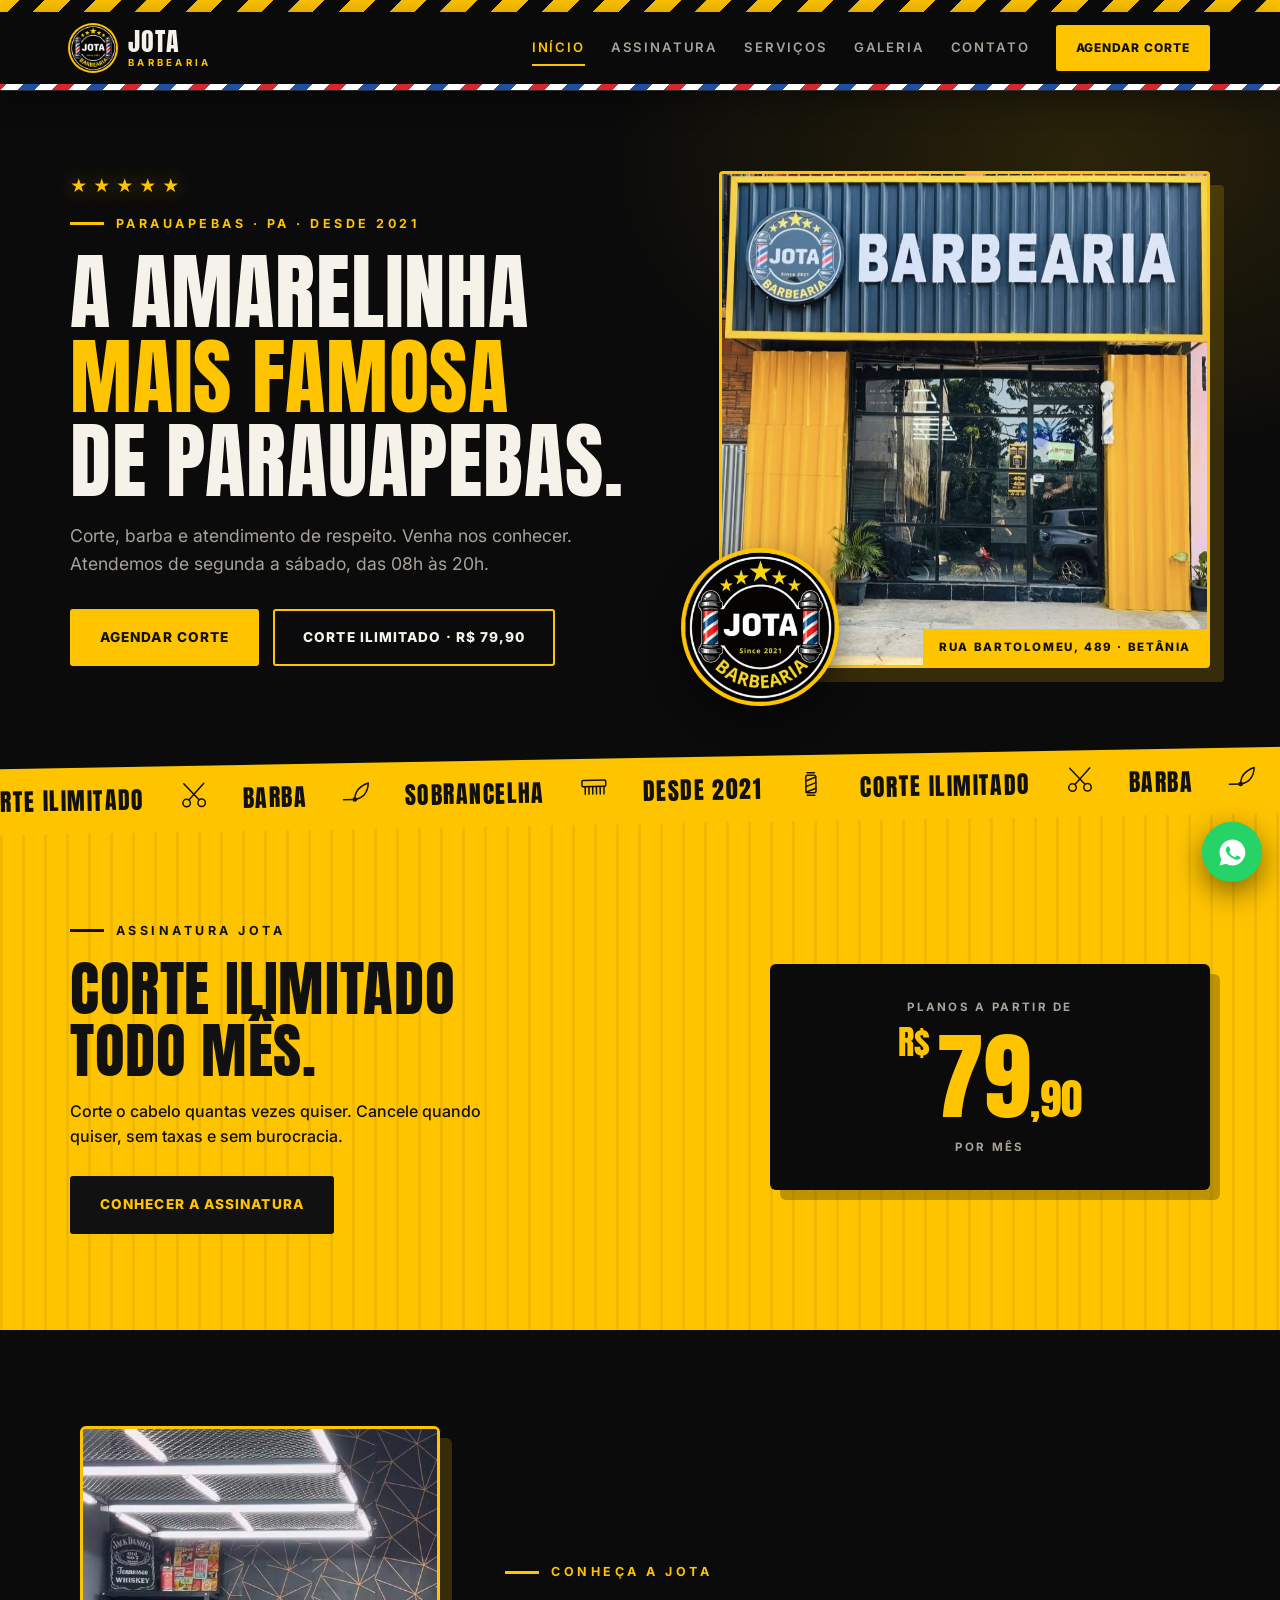
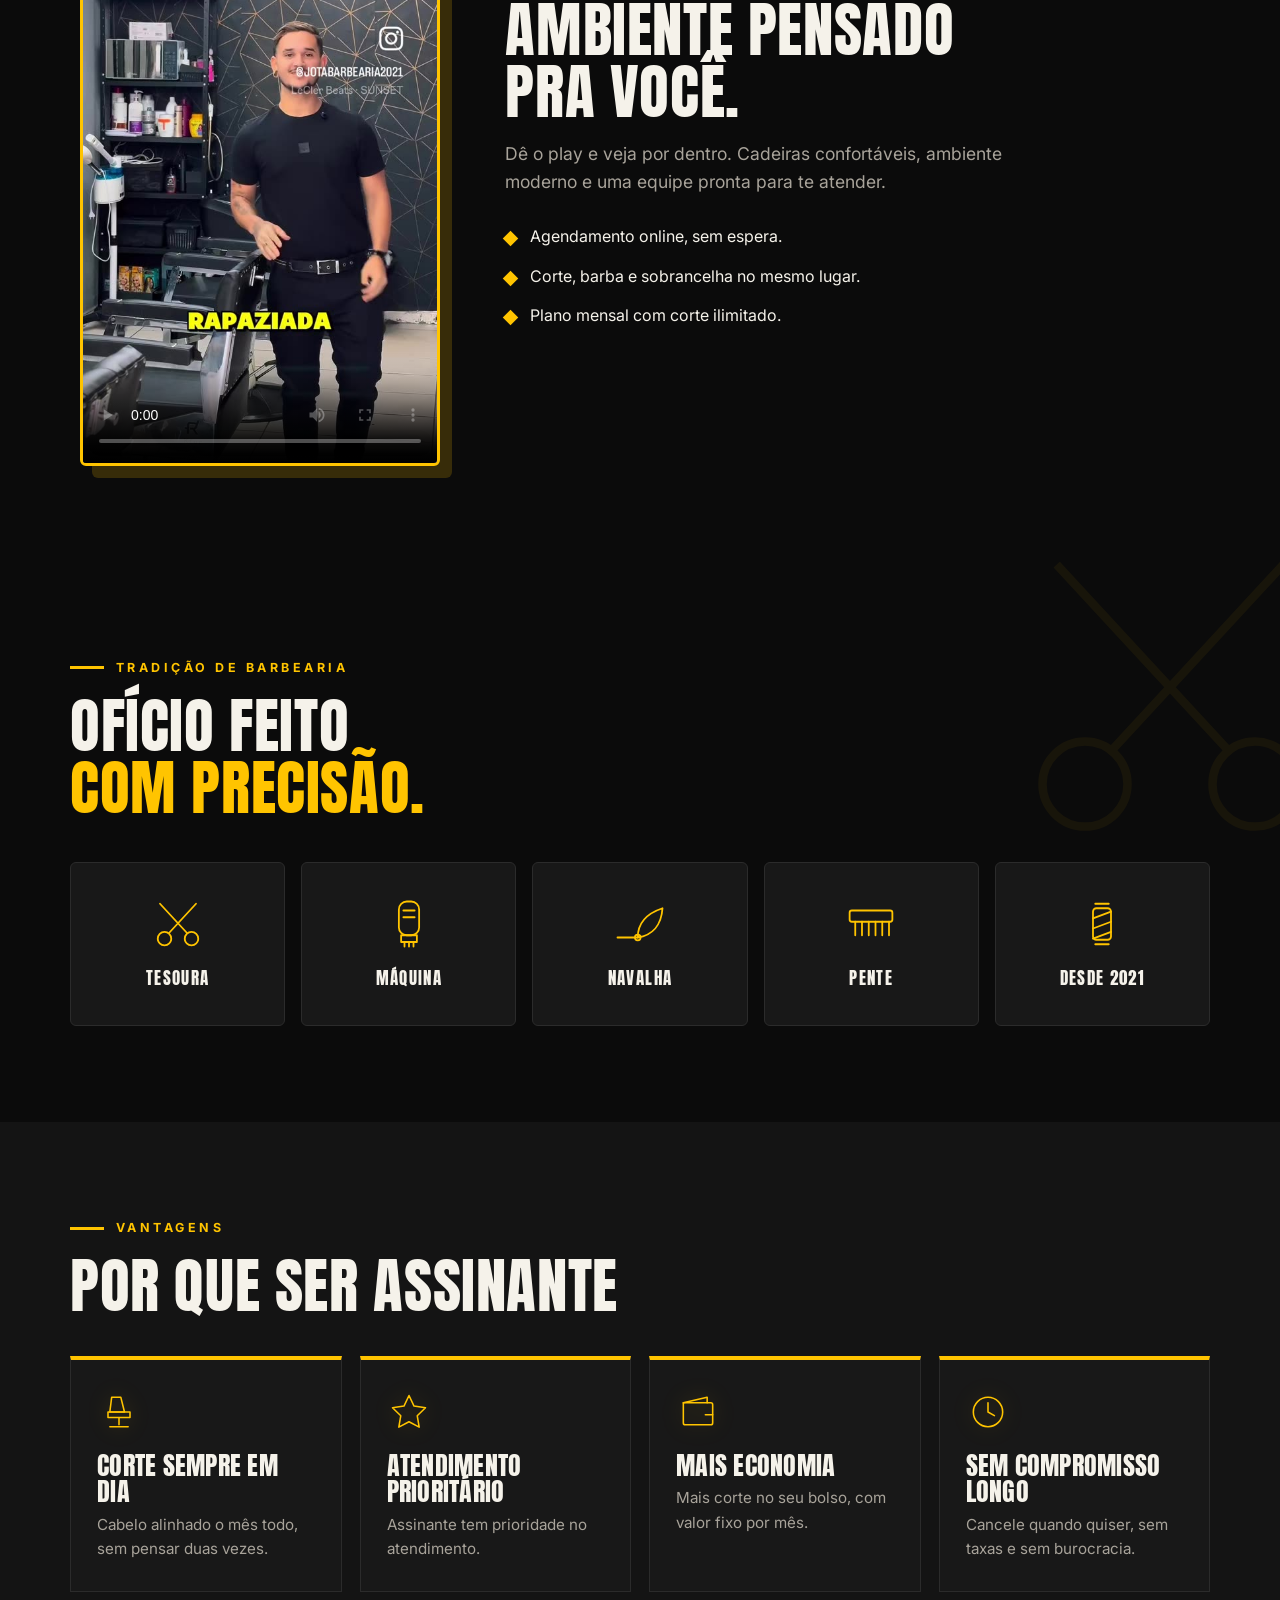
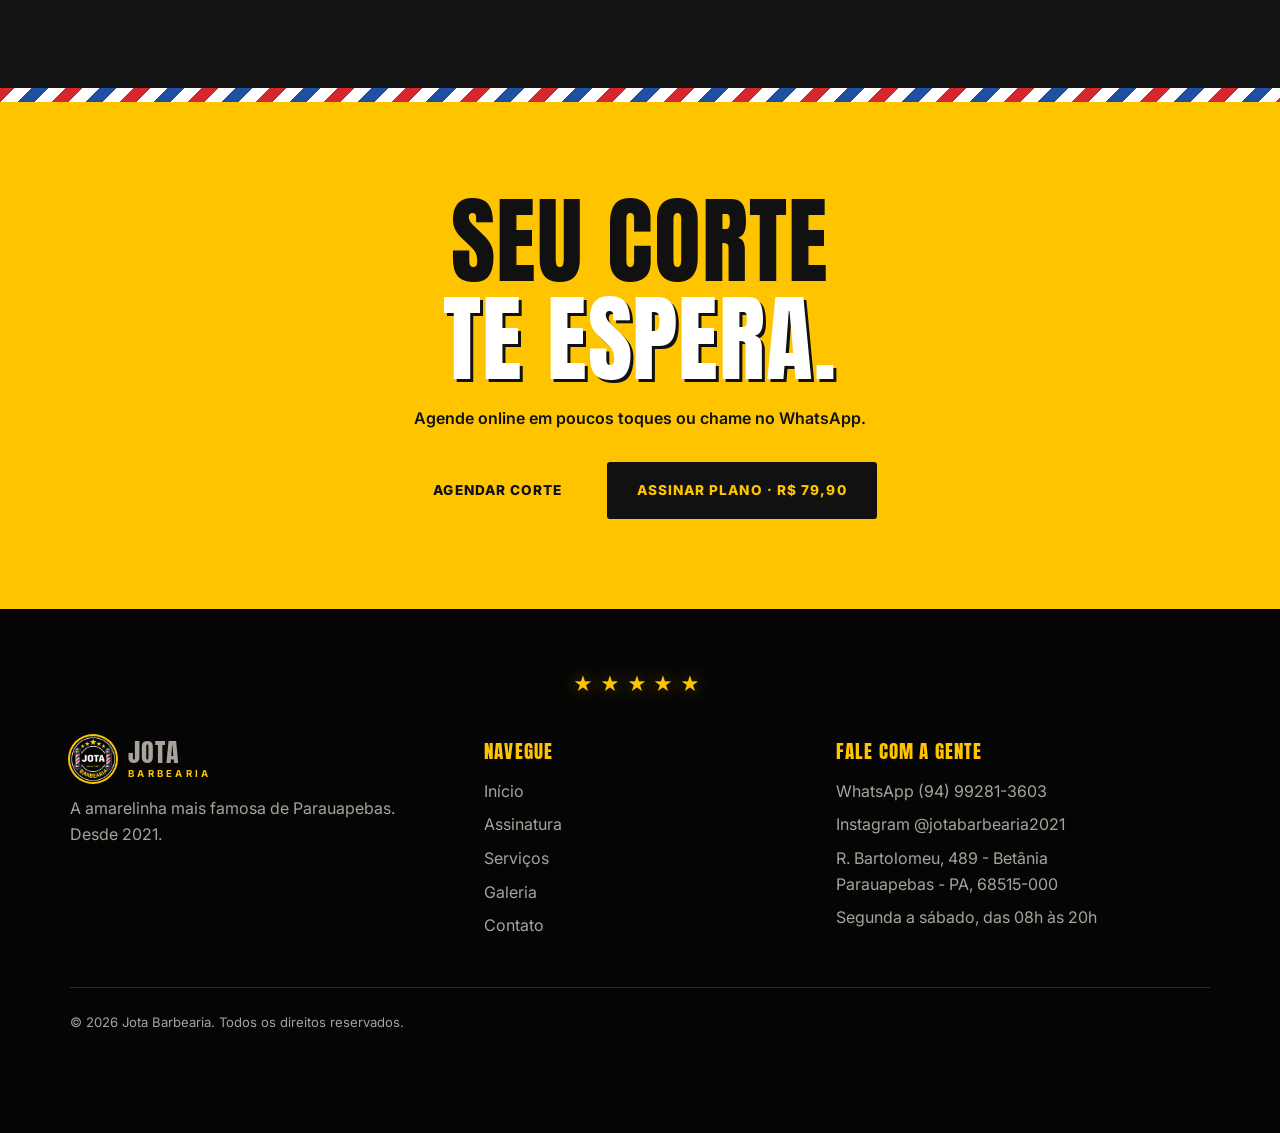
<file: index.html>
<!DOCTYPE html>
<html lang="pt-BR">
<head>
<meta charset="utf-8">
<meta name="viewport" content="width=device-width, initial-scale=1">
<title>Jota Barbearia | A amarelinha mais famosa de Parauapebas</title>
<meta name="description" content="Jota Barbearia em Parauapebas/PA. Corte, barba e sobrancelha. Assinatura com corte ilimitado a partir de R$ 79,90/mês.">
<meta name="theme-color" content="#0b0b0b">
<link rel="preconnect" href="https://fonts.googleapis.com">
<link rel="preconnect" href="https://fonts.gstatic.com" crossorigin>
<link href="https://fonts.googleapis.com/css2?family=Anton&family=Inter:wght@400;500;600;700&display=swap" rel="stylesheet">
<link rel="icon" type="image/png" href="logo.png">
<link rel="stylesheet" href="style.css">
</head>
<body>
<div class="hazard"></div>
<header id="hdr">
  <div class="wrap nav">
    <a href="index.html" class="logo" aria-label="Jota Barbearia"><img class="mark" src="logo.png" alt="" width="46" height="46"><span>JOTA<small>BARBEARIA</small></span></a>
    <nav id="menu" aria-label="Principal">
      <a href="index.html" class="on">Início</a><a href="assinatura.html">Assinatura</a><a href="servicos.html">Serviços</a><a href="galeria.html">Galeria</a><a href="contato.html">Contato</a>
      <a class="btn sm" href="https://sites.appbarber.com.br/agendamento/jotabarbearia" target="_blank" rel="noopener">Agendar corte</a>
    </nav>
    <button class="burger" id="burger" aria-label="Abrir menu" aria-expanded="false"><i></i><i></i><i></i></button>
  </div>
  <div class="pole-bar"></div>
</header>

<main>
<section class="hero">
  <div class="wrap hgrid">
    <div>
      <div class="stars rv" aria-label="Cinco estrelas">★★★★★</div>
      <div class="eyebrow rv">Parauapebas · PA · desde 2021</div>
      <h1 class="rv d1">A amarelinha<br><span>mais famosa</span><br>de Parauapebas.</h1>
      <p class="lead rv d2">Corte, barba e atendimento de respeito. Venha nos conhecer. Atendemos de segunda a sábado, das 08h às 20h.</p>
      <div class="row rv d3">
        <a class="btn" href="https://sites.appbarber.com.br/agendamento/jotabarbearia" target="_blank" rel="noopener">Agendar corte</a>
        <a class="btn ghost" href="assinatura.html">Corte ilimitado · R$ 79,90</a>
      </div>
    </div>
    <div class="heroimg rv d2">
      <figure class="shot">
        <img src="fachada.jpg" alt="Fachada da Jota Barbearia, a amarelinha de Parauapebas" width="913" height="924">
        <figcaption>Rua Bartolomeu, 489 · Betânia</figcaption>
      </figure>
      <img class="badge" src="logo.png" alt="Selo Jota Barbearia, desde 2021" width="150" height="150">
    </div>
  </div>
</section>

<div class="ticker" aria-hidden="true"><div><span>CORTE ILIMITADO</span><i><svg viewBox="0 0 48 48"><circle cx="12" cy="37" r="6"/><circle cx="36" cy="37" r="6"/><path d="M16 32 40 6M32 32 8 6"/></svg></i><span>BARBA</span><i><svg viewBox="0 0 48 48"><path d="M4 36h18"/><path d="M22 36c0-13 7-21 22-26-1 15-9 24-22 26Z"/><circle cx="22" cy="36" r="2.5"/></svg></i><span>SOBRANCELHA</span><i><svg viewBox="0 0 48 48"><rect x="5" y="12" width="38" height="10" rx="2"/><path d="M10 22v12M16 22v12M22 22v12M28 22v12M34 22v12M40 22v12"/></svg></i><span>DESDE 2021</span><i><svg viewBox="0 0 48 48"><rect x="16" y="10" width="16" height="28" rx="3"/><path d="M16 19l16-6M16 28l16-6M16 37l16-6M18 6h12M18 42h12"/></svg></i><span>CORTE ILIMITADO</span><i><svg viewBox="0 0 48 48"><circle cx="12" cy="37" r="6"/><circle cx="36" cy="37" r="6"/><path d="M16 32 40 6M32 32 8 6"/></svg></i><span>BARBA</span><i><svg viewBox="0 0 48 48"><path d="M4 36h18"/><path d="M22 36c0-13 7-21 22-26-1 15-9 24-22 26Z"/><circle cx="22" cy="36" r="2.5"/></svg></i><span>SOBRANCELHA</span><i><svg viewBox="0 0 48 48"><rect x="5" y="12" width="38" height="10" rx="2"/><path d="M10 22v12M16 22v12M22 22v12M28 22v12M34 22v12M40 22v12"/></svg></i><span>DESDE 2021</span><i><svg viewBox="0 0 48 48"><rect x="16" y="10" width="16" height="28" rx="3"/><path d="M16 19l16-6M16 28l16-6M16 37l16-6M18 6h12M18 42h12"/></svg></i><span>CORTE ILIMITADO</span><i><svg viewBox="0 0 48 48"><circle cx="12" cy="37" r="6"/><circle cx="36" cy="37" r="6"/><path d="M16 32 40 6M32 32 8 6"/></svg></i><span>BARBA</span><i><svg viewBox="0 0 48 48"><path d="M4 36h18"/><path d="M22 36c0-13 7-21 22-26-1 15-9 24-22 26Z"/><circle cx="22" cy="36" r="2.5"/></svg></i><span>SOBRANCELHA</span><i><svg viewBox="0 0 48 48"><rect x="5" y="12" width="38" height="10" rx="2"/><path d="M10 22v12M16 22v12M22 22v12M28 22v12M34 22v12M40 22v12"/></svg></i><span>DESDE 2021</span><i><svg viewBox="0 0 48 48"><rect x="16" y="10" width="16" height="28" rx="3"/><path d="M16 19l16-6M16 28l16-6M16 37l16-6M18 6h12M18 42h12"/></svg></i><span>CORTE ILIMITADO</span><i><svg viewBox="0 0 48 48"><circle cx="12" cy="37" r="6"/><circle cx="36" cy="37" r="6"/><path d="M16 32 40 6M32 32 8 6"/></svg></i><span>BARBA</span><i><svg viewBox="0 0 48 48"><path d="M4 36h18"/><path d="M22 36c0-13 7-21 22-26-1 15-9 24-22 26Z"/><circle cx="22" cy="36" r="2.5"/></svg></i><span>SOBRANCELHA</span><i><svg viewBox="0 0 48 48"><rect x="5" y="12" width="38" height="10" rx="2"/><path d="M10 22v12M16 22v12M22 22v12M28 22v12M34 22v12M40 22v12"/></svg></i><span>DESDE 2021</span><i><svg viewBox="0 0 48 48"><rect x="16" y="10" width="16" height="28" rx="3"/><path d="M16 19l16-6M16 28l16-6M16 37l16-6M18 6h12M18 42h12"/></svg></i></div></div>

<section class="plan-teaser">
  <div class="wrap pgrid">
    <div>
      <div class="eyebrow dark rv">Assinatura Jota</div>
      <h2 class="rv d1">Corte ilimitado<br>todo mês.</h2>
      <p class="rv d2">Corte o cabelo quantas vezes quiser. Cancele quando quiser, sem taxas e sem burocracia.</p>
      <a class="btn dark rv d3" href="assinatura.html">Conhecer a assinatura</a>
    </div>
    <div class="price-tag rv d2"><small>planos a partir de</small><strong><sup>R$</sup>79<em>,90</em></strong><small>por mês</small></div>
  </div>
</section>

<section>
  <div class="wrap vgrid">
    <div class="vwrap rv">
      <video controls playsinline preload="metadata" poster="poster.jpg" aria-label="Conheça a Jota Barbearia">
        <source src="jota.mp4" type="video/mp4">
      </video>
    </div>
    <div>
      <div class="eyebrow rv">Conheça a Jota</div>
      <h2 class="rv d1">Ambiente pensado<br>pra você.</h2>
      <p class="lead rv d2">Dê o play e veja por dentro. Cadeiras confortáveis, ambiente moderno e uma equipe pronta para te atender.</p>
      <ul class="ticks rv d3">
        <li>Agendamento online, sem espera.</li>
        <li>Corte, barba e sobrancelha no mesmo lugar.</li>
        <li>Plano mensal com corte ilimitado.</li>
      </ul>
    </div>
  </div>
</section>

<section class="craft">
  <div class="wrap">
    <div class="eyebrow rv">Tradição de barbearia</div>
    <h2 class="rv d1">Ofício feito<br><span>com precisão.</span></h2>
    <div class="tools">
      <div class="tool rv"><svg viewBox="0 0 48 48"><circle cx="12" cy="37" r="6"/><circle cx="36" cy="37" r="6"/><path d="M16 32 40 6M32 32 8 6"/></svg><b>Tesoura</b></div>
      <div class="tool rv d1"><svg viewBox="0 0 48 48"><rect x="15" y="4" width="18" height="30" rx="7"/><path d="M19 12h10M19 18h10M17 34h14v6H17zM20 40v4M24 40v4M28 40v4"/></svg><b>Máquina</b></div>
      <div class="tool rv d2"><svg viewBox="0 0 48 48"><path d="M4 36h18"/><path d="M22 36c0-13 7-21 22-26-1 15-9 24-22 26Z"/><circle cx="22" cy="36" r="2.5"/></svg><b>Navalha</b></div>
      <div class="tool rv d3"><svg viewBox="0 0 48 48"><rect x="5" y="12" width="38" height="10" rx="2"/><path d="M10 22v12M16 22v12M22 22v12M28 22v12M34 22v12M40 22v12"/></svg><b>Pente</b></div>
      <div class="tool rv d3"><svg viewBox="0 0 48 48"><rect x="16" y="10" width="16" height="28" rx="3"/><path d="M16 19l16-6M16 28l16-6M16 37l16-6M18 6h12M18 42h12"/></svg><b>Desde 2021</b></div>
    </div>
  </div>
</section>

<section class="alt">
  <div class="wrap">
    <div class="eyebrow rv">Vantagens</div>
    <h2 class="rv d1">Por que ser assinante</h2>
    <div class="grid4"><article class="card rv d0"><svg viewBox="0 0 48 48"><path d="M16 8h10l4 16H14Z"/><path d="M12 24h24v6H12zM24 30v8M14 40h20"/></svg><h3>Corte sempre em dia</h3><p>Cabelo alinhado o mês todo, sem pensar duas vezes.</p></article><article class="card rv d1"><svg viewBox="0 0 48 48"><path d="m24 6 5.500 11.500 12.500 1.800-9 8.800 2.100 12.400L24 34.600 12.900 40.500 15 28.100l-9-8.800 12.500-1.800Z"/></svg><h3>Atendimento prioritário</h3><p>Assinante tem prioridade no atendimento.</p></article><article class="card rv d2"><svg viewBox="0 0 48 48"><path d="M8 14h30a2 2 0 0 1 2 2v20a2 2 0 0 1-2 2H10a2 2 0 0 1-2-2Z"/><path d="M8 14l26-6v6M32 27h8"/></svg><h3>Mais economia</h3><p>Mais corte no seu bolso, com valor fixo por mês.</p></article><article class="card rv d3"><svg viewBox="0 0 48 48"><circle cx="24" cy="24" r="16"/><path d="M24 14v10l7 4"/></svg><h3>Sem compromisso longo</h3><p>Cancele quando quiser, sem taxas e sem burocracia.</p></article></div>
  </div>
</section>
</main>
<div class="pole-bar tall"></div>
<section class="cta-final">
  <div class="wrap">
    <h2 class="rv">Seu corte<br><span>te espera.</span></h2>
    <p class="rv d1">Agende online em poucos toques ou chame no WhatsApp.</p>
    <div class="row rv d2">
      <a class="btn" href="https://sites.appbarber.com.br/agendamento/jotabarbearia" target="_blank" rel="noopener">Agendar corte</a>
      <a class="btn dark" href="https://l.appbarber.com.br/efcc80kb" target="_blank" rel="noopener">Assinar plano · R$ 79,90</a>
    </div>
  </div>
</section>
<footer>
  <div class="stars c" aria-hidden="true">★★★★★</div>
  <div class="wrap fgrid">
    <div>
      <div class="logo"><img class="mark" src="logo.png" alt="" width="46" height="46"><span>JOTA<small>BARBEARIA</small></span></div>
      <p>A amarelinha mais famosa de Parauapebas.<br>Desde 2021.</p>
    </div>
    <div>
      <h4>Navegue</h4>
      <a href="index.html">Início</a><a href="assinatura.html">Assinatura</a><a href="servicos.html">Serviços</a><a href="galeria.html">Galeria</a><a href="contato.html">Contato</a>
    </div>
    <div>
      <h4>Fale com a gente</h4>
      <a href="https://wa.me/5594992813603?text=Ol%C3%A1%21%20Vim%20pelo%20site%20da%20Jota%20Barbearia%20e%20quero%20saber%20mais." target="_blank" rel="noopener">WhatsApp (94) 99281-3603</a>
      <a href="https://www.instagram.com/jotabarbearia2021" target="_blank" rel="noopener">Instagram @jotabarbearia2021</a>
      <a href="https://www.google.com/maps/search/?api=1&query=R.%20Bartolomeu%2C%20489%2C%20Bet%C3%A2nia%2C%20Parauapebas%2C%20PA%2C%2068515-000" target="_blank" rel="noopener">R. Bartolomeu, 489 - Betânia<br>Parauapebas - PA, 68515-000</a>
      <p style="margin-top:0">Segunda a sábado, das 08h às 20h</p>
    </div>
  </div>
  <div class="wrap copy">© <span id="yr"></span> Jota Barbearia. Todos os direitos reservados.</div>
</footer>
<a href="https://wa.me/5594992813603?text=Ol%C3%A1%21%20Vim%20pelo%20site%20da%20Jota%20Barbearia%20e%20quero%20saber%20mais." class="wa" target="_blank" rel="noopener" aria-label="Chamar no WhatsApp">
  <svg viewBox="0 0 24 24"><path d="M12 2a10 10 0 0 0-8.600 15.100L2 22l5-1.300A10 10 0 1 0 12 2Zm5.800 14.200c-.2.700-1.400 1.300-2 1.400-.5.100-1.200.100-1.900-.1a14 14 0 0 1-5.600-3.900 6.500 6.500 0 0 1-1.500-3.500c0-1.400.7-2 1-2.400.2-.3.5-.3.7-.3h.5c.2 0 .4 0 .6.500l.8 1.900c.1.200.1.400 0 .5l-.4.600-.4.400c-.1.200-.3.400-.1.700.2.300.8 1.300 1.700 2.100 1.100 1 2.100 1.300 2.400 1.500.3.100.5.100.7-.1l.9-1c.2-.3.4-.2.700-.1l1.800.9c.3.1.5.2.5.400.1.100.1.700-.1 1.400Z"/></svg>
</a>
<script src="site.js"></script>
</body>
</html>
</file>
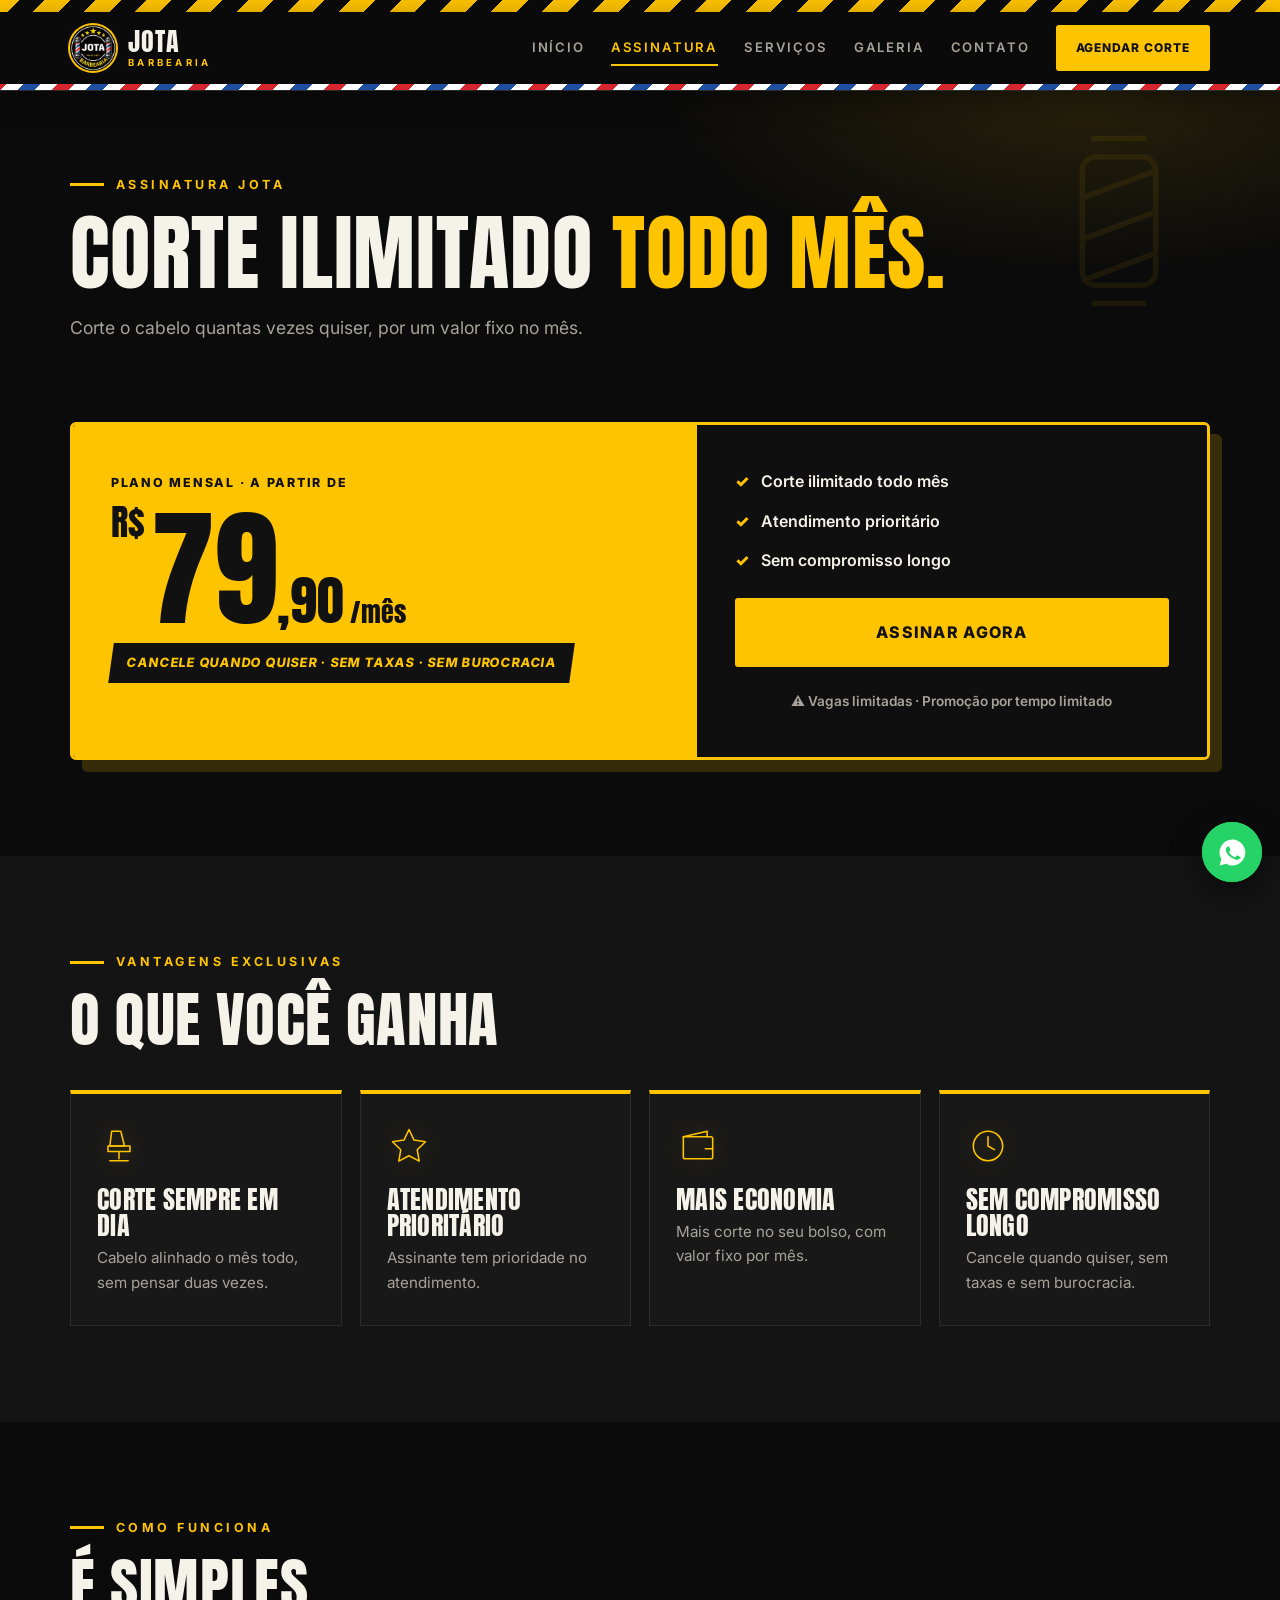
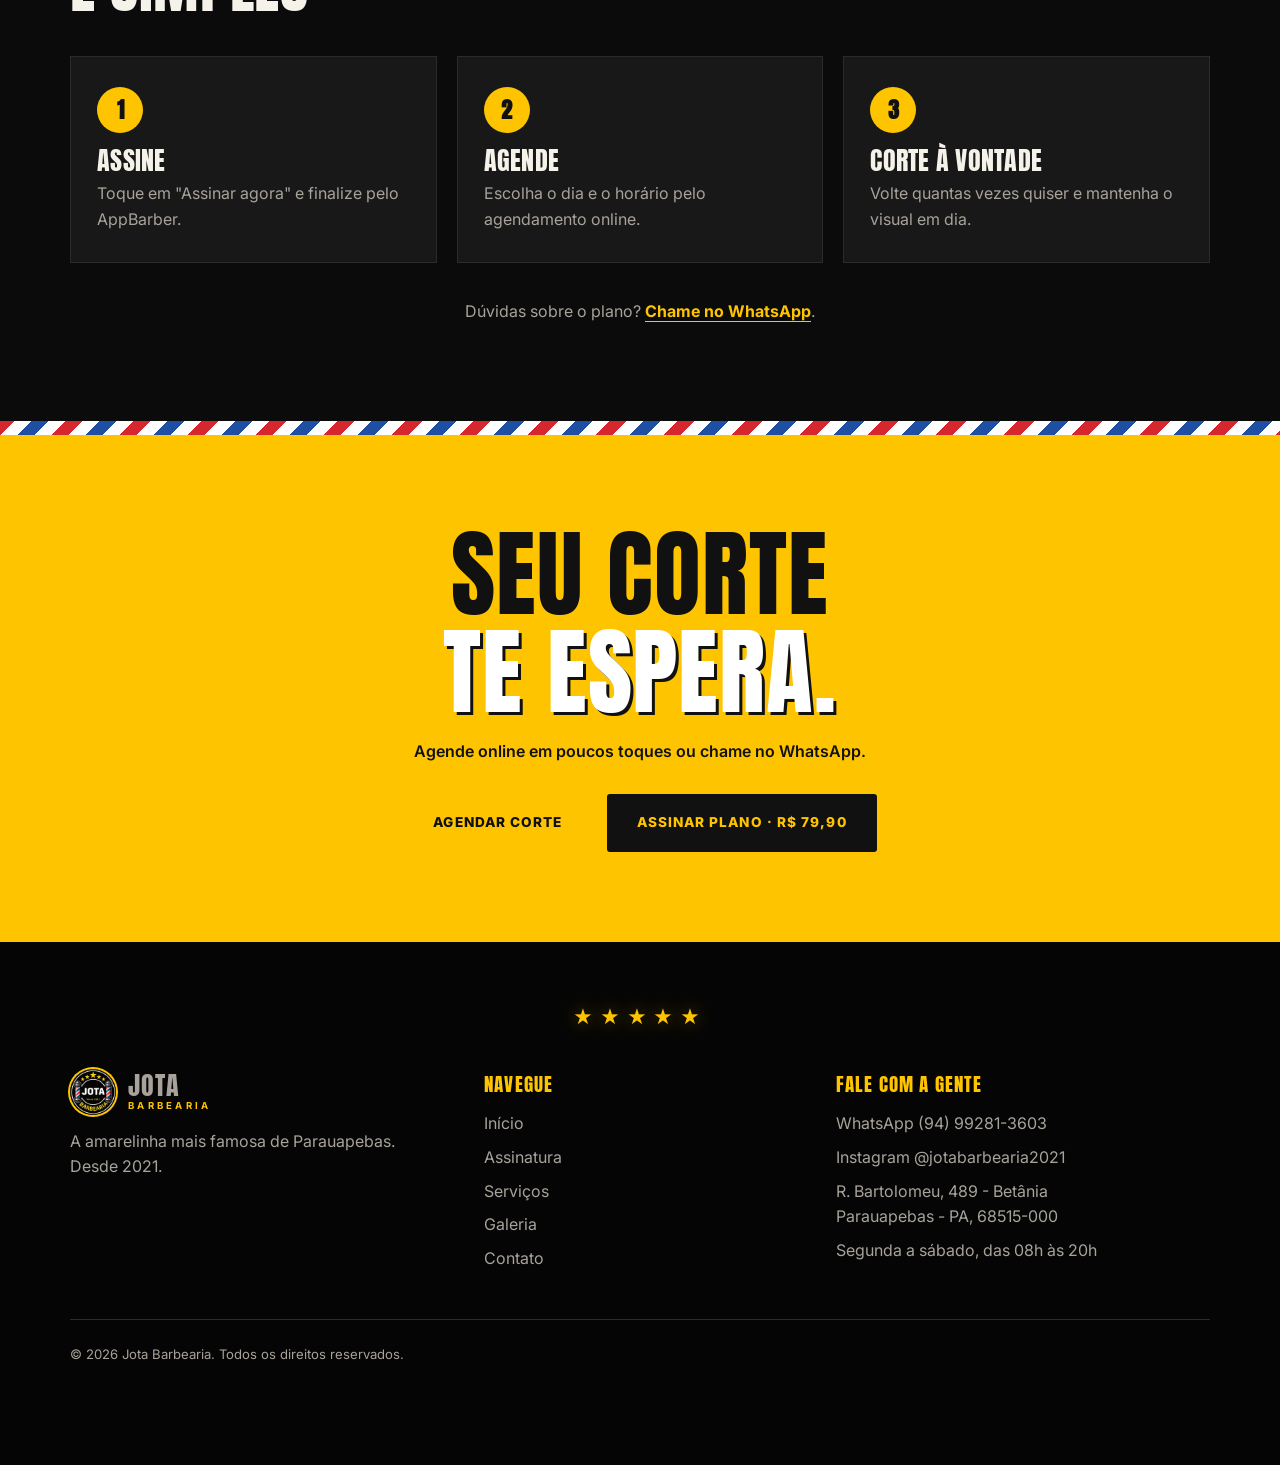
<file: assinatura.html>
<!DOCTYPE html>
<html lang="pt-BR">
<head>
<meta charset="utf-8">
<meta name="viewport" content="width=device-width, initial-scale=1">
<title>Assinatura | Jota Barbearia</title>
<meta name="description" content="Assinatura Jota Barbearia: corte ilimitado todo mês a partir de R$ 79,90. Cancele quando quiser.">
<meta name="theme-color" content="#0b0b0b">
<link rel="preconnect" href="https://fonts.googleapis.com">
<link rel="preconnect" href="https://fonts.gstatic.com" crossorigin>
<link href="https://fonts.googleapis.com/css2?family=Anton&family=Inter:wght@400;500;600;700&display=swap" rel="stylesheet">
<link rel="icon" type="image/png" href="logo.png">
<link rel="stylesheet" href="style.css">
</head>
<body>
<div class="hazard"></div>
<header id="hdr">
  <div class="wrap nav">
    <a href="index.html" class="logo" aria-label="Jota Barbearia"><img class="mark" src="logo.png" alt="" width="46" height="46"><span>JOTA<small>BARBEARIA</small></span></a>
    <nav id="menu" aria-label="Principal">
      <a href="index.html">Início</a><a href="assinatura.html" class="on">Assinatura</a><a href="servicos.html">Serviços</a><a href="galeria.html">Galeria</a><a href="contato.html">Contato</a>
      <a class="btn sm" href="https://sites.appbarber.com.br/agendamento/jotabarbearia" target="_blank" rel="noopener">Agendar corte</a>
    </nav>
    <button class="burger" id="burger" aria-label="Abrir menu" aria-expanded="false"><i></i><i></i><i></i></button>
  </div>
  <div class="pole-bar"></div>
</header>

<main>
<section class="phero"><div class="wrap">
  <div class="eyebrow rv">Assinatura Jota</div>
  <h1 class="rv d1">Corte ilimitado <span>todo mês.</span></h1>
  <p class="lead rv d2">Corte o cabelo quantas vezes quiser, por um valor fixo no mês.</p>
</div></section>
<section class="tight">
  <div class="wrap">
    <div class="plan rv">
      <div class="plan-l">
        <small>Plano mensal · a partir de</small>
        <div class="big"><sup>R$</sup>79<em>,90</em><span>/mês</span></div>
        <div class="slash">Cancele quando quiser · Sem taxas · Sem burocracia</div>
      </div>
      <div class="plan-r">
        <ul>
          <li>Corte ilimitado todo mês</li>
          <li>Atendimento prioritário</li>
          <li>Sem compromisso longo</li>
        </ul>
        <a class="btn lg" href="https://l.appbarber.com.br/efcc80kb" target="_blank" rel="noopener">Assinar agora</a>
        <p class="warn">⚠ Vagas limitadas · Promoção por tempo limitado</p>
      </div>
    </div>
  </div>
</section>

<section class="alt">
  <div class="wrap">
    <div class="eyebrow rv">Vantagens exclusivas</div>
    <h2 class="rv d1">O que você ganha</h2>
    <div class="grid4"><article class="card rv d0"><svg viewBox="0 0 48 48"><path d="M16 8h10l4 16H14Z"/><path d="M12 24h24v6H12zM24 30v8M14 40h20"/></svg><h3>Corte sempre em dia</h3><p>Cabelo alinhado o mês todo, sem pensar duas vezes.</p></article><article class="card rv d1"><svg viewBox="0 0 48 48"><path d="m24 6 5.500 11.500 12.500 1.800-9 8.800 2.100 12.400L24 34.600 12.900 40.500 15 28.100l-9-8.800 12.500-1.800Z"/></svg><h3>Atendimento prioritário</h3><p>Assinante tem prioridade no atendimento.</p></article><article class="card rv d2"><svg viewBox="0 0 48 48"><path d="M8 14h30a2 2 0 0 1 2 2v20a2 2 0 0 1-2 2H10a2 2 0 0 1-2-2Z"/><path d="M8 14l26-6v6M32 27h8"/></svg><h3>Mais economia</h3><p>Mais corte no seu bolso, com valor fixo por mês.</p></article><article class="card rv d3"><svg viewBox="0 0 48 48"><circle cx="24" cy="24" r="16"/><path d="M24 14v10l7 4"/></svg><h3>Sem compromisso longo</h3><p>Cancele quando quiser, sem taxas e sem burocracia.</p></article></div>
  </div>
</section>

<section>
  <div class="wrap">
    <div class="eyebrow rv">Como funciona</div>
    <h2 class="rv d1">É simples</h2>
    <div class="steps">
      <div class="step rv"><b>1</b><h3>Assine</h3><p>Toque em "Assinar agora" e finalize pelo AppBarber.</p></div>
      <div class="step rv d1"><b>2</b><h3>Agende</h3><p>Escolha o dia e o horário pelo agendamento online.</p></div>
      <div class="step rv d2"><b>3</b><h3>Corte à vontade</h3><p>Volte quantas vezes quiser e mantenha o visual em dia.</p></div>
    </div>
    <p class="note rv">Dúvidas sobre o plano? <a href="https://wa.me/5594992813603?text=Ol%C3%A1%21%20Vim%20pelo%20site%20da%20Jota%20Barbearia%20e%20quero%20saber%20mais." target="_blank" rel="noopener">Chame no WhatsApp</a>.</p>
  </div>
</section>
</main>
<div class="pole-bar tall"></div>
<section class="cta-final">
  <div class="wrap">
    <h2 class="rv">Seu corte<br><span>te espera.</span></h2>
    <p class="rv d1">Agende online em poucos toques ou chame no WhatsApp.</p>
    <div class="row rv d2">
      <a class="btn" href="https://sites.appbarber.com.br/agendamento/jotabarbearia" target="_blank" rel="noopener">Agendar corte</a>
      <a class="btn dark" href="https://l.appbarber.com.br/efcc80kb" target="_blank" rel="noopener">Assinar plano · R$ 79,90</a>
    </div>
  </div>
</section>
<footer>
  <div class="stars c" aria-hidden="true">★★★★★</div>
  <div class="wrap fgrid">
    <div>
      <div class="logo"><img class="mark" src="logo.png" alt="" width="46" height="46"><span>JOTA<small>BARBEARIA</small></span></div>
      <p>A amarelinha mais famosa de Parauapebas.<br>Desde 2021.</p>
    </div>
    <div>
      <h4>Navegue</h4>
      <a href="index.html">Início</a><a href="assinatura.html">Assinatura</a><a href="servicos.html">Serviços</a><a href="galeria.html">Galeria</a><a href="contato.html">Contato</a>
    </div>
    <div>
      <h4>Fale com a gente</h4>
      <a href="https://wa.me/5594992813603?text=Ol%C3%A1%21%20Vim%20pelo%20site%20da%20Jota%20Barbearia%20e%20quero%20saber%20mais." target="_blank" rel="noopener">WhatsApp (94) 99281-3603</a>
      <a href="https://www.instagram.com/jotabarbearia2021" target="_blank" rel="noopener">Instagram @jotabarbearia2021</a>
      <a href="https://www.google.com/maps/search/?api=1&query=R.%20Bartolomeu%2C%20489%2C%20Bet%C3%A2nia%2C%20Parauapebas%2C%20PA%2C%2068515-000" target="_blank" rel="noopener">R. Bartolomeu, 489 - Betânia<br>Parauapebas - PA, 68515-000</a>
      <p style="margin-top:0">Segunda a sábado, das 08h às 20h</p>
    </div>
  </div>
  <div class="wrap copy">© <span id="yr"></span> Jota Barbearia. Todos os direitos reservados.</div>
</footer>
<a href="https://wa.me/5594992813603?text=Ol%C3%A1%21%20Vim%20pelo%20site%20da%20Jota%20Barbearia%20e%20quero%20saber%20mais." class="wa" target="_blank" rel="noopener" aria-label="Chamar no WhatsApp">
  <svg viewBox="0 0 24 24"><path d="M12 2a10 10 0 0 0-8.600 15.100L2 22l5-1.300A10 10 0 1 0 12 2Zm5.800 14.200c-.2.700-1.400 1.300-2 1.400-.5.100-1.200.100-1.900-.1a14 14 0 0 1-5.600-3.900 6.500 6.500 0 0 1-1.500-3.500c0-1.400.7-2 1-2.400.2-.3.5-.3.7-.3h.5c.2 0 .4 0 .6.500l.8 1.900c.1.200.1.400 0 .5l-.4.600-.4.400c-.1.200-.3.400-.1.700.2.300.8 1.300 1.700 2.100 1.100 1 2.100 1.300 2.400 1.500.3.100.5.100.7-.1l.9-1c.2-.3.4-.2.700-.1l1.800.9c.3.1.5.2.5.400.1.100.1.700-.1 1.400Z"/></svg>
</a>
<script src="site.js"></script>
</body>
</html>
</file>
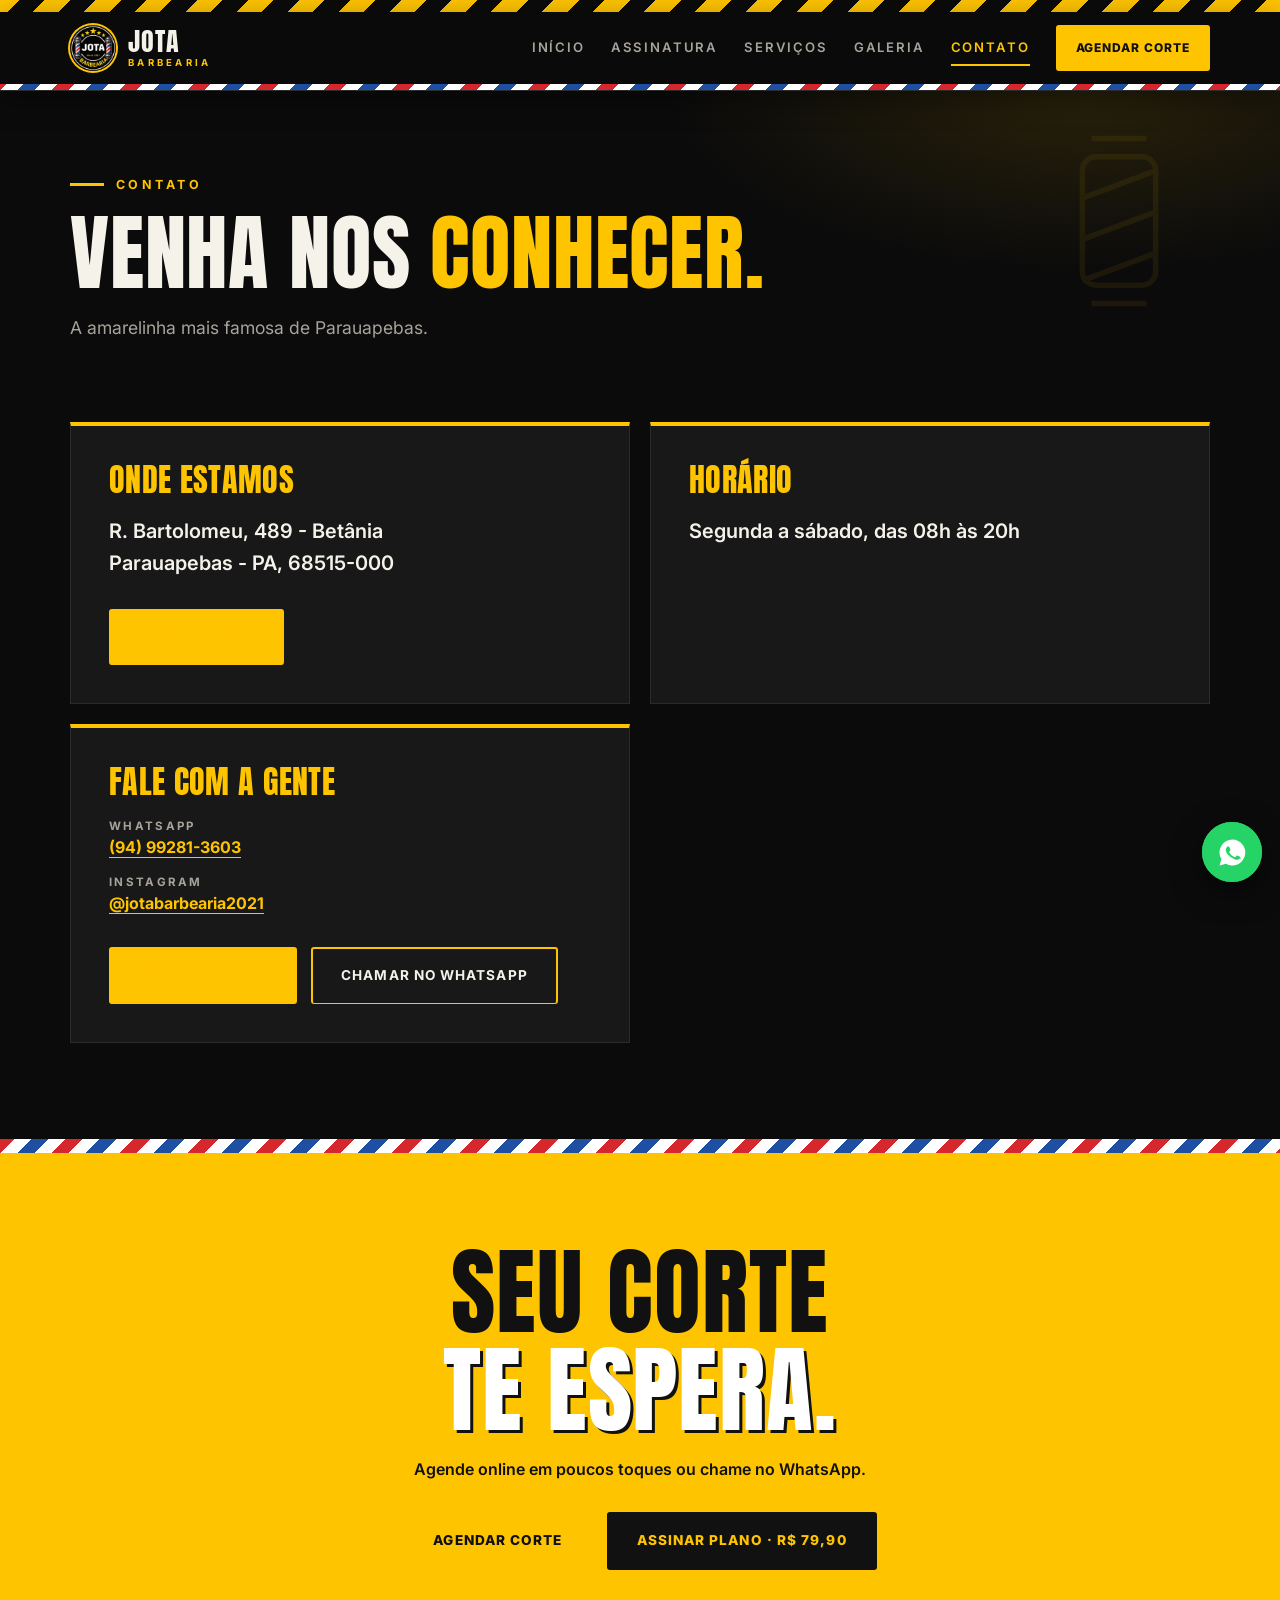
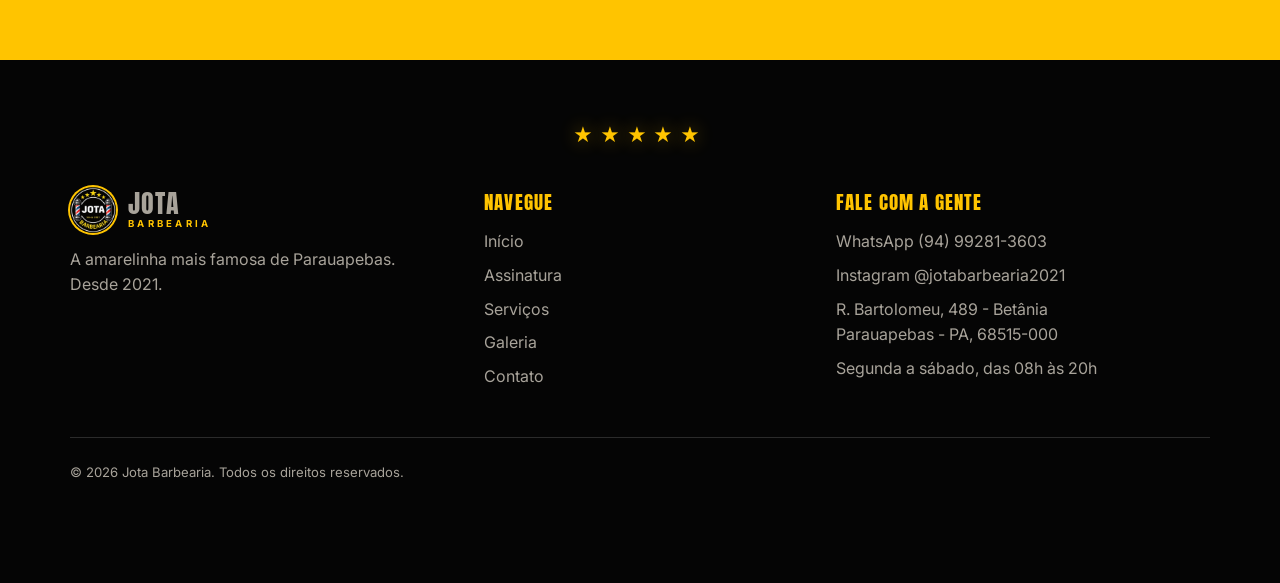
<file: contato.html>
<!DOCTYPE html>
<html lang="pt-BR">
<head>
<meta charset="utf-8">
<meta name="viewport" content="width=device-width, initial-scale=1">
<title>Contato | Jota Barbearia</title>
<meta name="description" content="Endereço, WhatsApp e agendamento da Jota Barbearia, em Parauapebas/PA.">
<meta name="theme-color" content="#0b0b0b">
<link rel="preconnect" href="https://fonts.googleapis.com">
<link rel="preconnect" href="https://fonts.gstatic.com" crossorigin>
<link href="https://fonts.googleapis.com/css2?family=Anton&family=Inter:wght@400;500;600;700&display=swap" rel="stylesheet">
<link rel="icon" type="image/png" href="logo.png">
<link rel="stylesheet" href="style.css">
</head>
<body>
<div class="hazard"></div>
<header id="hdr">
  <div class="wrap nav">
    <a href="index.html" class="logo" aria-label="Jota Barbearia"><img class="mark" src="logo.png" alt="" width="46" height="46"><span>JOTA<small>BARBEARIA</small></span></a>
    <nav id="menu" aria-label="Principal">
      <a href="index.html">Início</a><a href="assinatura.html">Assinatura</a><a href="servicos.html">Serviços</a><a href="galeria.html">Galeria</a><a href="contato.html" class="on">Contato</a>
      <a class="btn sm" href="https://sites.appbarber.com.br/agendamento/jotabarbearia" target="_blank" rel="noopener">Agendar corte</a>
    </nav>
    <button class="burger" id="burger" aria-label="Abrir menu" aria-expanded="false"><i></i><i></i><i></i></button>
  </div>
  <div class="pole-bar"></div>
</header>

<main>
<section class="phero"><div class="wrap">
  <div class="eyebrow rv">Contato</div>
  <h1 class="rv d1">Venha nos <span>conhecer.</span></h1>
  <p class="lead rv d2">A amarelinha mais famosa de Parauapebas.</p>
</div></section>
<section class="tight">
  <div class="wrap cgrid">
    <div class="box rv">
      <h3>Onde estamos</h3>
      <p class="big-t">R. Bartolomeu, 489 - Betânia<br>Parauapebas - PA, 68515-000</p>
      <div class="row"><a class="btn" href="https://www.google.com/maps/search/?api=1&query=R.%20Bartolomeu%2C%20489%2C%20Bet%C3%A2nia%2C%20Parauapebas%2C%20PA%2C%2068515-000" target="_blank" rel="noopener">Como chegar</a></div>
    </div>
    <div class="box rv d1">
      <h3>Horário</h3>
      <p class="big-t">Segunda a sábado, das 08h às 20h</p>
    </div>
    <div class="box rv d1">
      <h3>Fale com a gente</h3>
      <p><span class="lbl">WhatsApp</span><a href="https://wa.me/5594992813603?text=Ol%C3%A1%21%20Vim%20pelo%20site%20da%20Jota%20Barbearia%20e%20quero%20saber%20mais." target="_blank" rel="noopener">(94) 99281-3603</a></p>
      <p><span class="lbl">Instagram</span><a href="https://www.instagram.com/jotabarbearia2021" target="_blank" rel="noopener">@jotabarbearia2021</a></p>
      <div class="row"><a class="btn" href="https://sites.appbarber.com.br/agendamento/jotabarbearia" target="_blank" rel="noopener">Agendar corte</a><a class="btn ghost" href="https://wa.me/5594992813603?text=Ol%C3%A1%21%20Vim%20pelo%20site%20da%20Jota%20Barbearia%20e%20quero%20saber%20mais." target="_blank" rel="noopener">Chamar no WhatsApp</a></div>
    </div>
  </div>
</section>
</main>
<div class="pole-bar tall"></div>
<section class="cta-final">
  <div class="wrap">
    <h2 class="rv">Seu corte<br><span>te espera.</span></h2>
    <p class="rv d1">Agende online em poucos toques ou chame no WhatsApp.</p>
    <div class="row rv d2">
      <a class="btn" href="https://sites.appbarber.com.br/agendamento/jotabarbearia" target="_blank" rel="noopener">Agendar corte</a>
      <a class="btn dark" href="https://l.appbarber.com.br/efcc80kb" target="_blank" rel="noopener">Assinar plano · R$ 79,90</a>
    </div>
  </div>
</section>
<footer>
  <div class="stars c" aria-hidden="true">★★★★★</div>
  <div class="wrap fgrid">
    <div>
      <div class="logo"><img class="mark" src="logo.png" alt="" width="46" height="46"><span>JOTA<small>BARBEARIA</small></span></div>
      <p>A amarelinha mais famosa de Parauapebas.<br>Desde 2021.</p>
    </div>
    <div>
      <h4>Navegue</h4>
      <a href="index.html">Início</a><a href="assinatura.html">Assinatura</a><a href="servicos.html">Serviços</a><a href="galeria.html">Galeria</a><a href="contato.html">Contato</a>
    </div>
    <div>
      <h4>Fale com a gente</h4>
      <a href="https://wa.me/5594992813603?text=Ol%C3%A1%21%20Vim%20pelo%20site%20da%20Jota%20Barbearia%20e%20quero%20saber%20mais." target="_blank" rel="noopener">WhatsApp (94) 99281-3603</a>
      <a href="https://www.instagram.com/jotabarbearia2021" target="_blank" rel="noopener">Instagram @jotabarbearia2021</a>
      <a href="https://www.google.com/maps/search/?api=1&query=R.%20Bartolomeu%2C%20489%2C%20Bet%C3%A2nia%2C%20Parauapebas%2C%20PA%2C%2068515-000" target="_blank" rel="noopener">R. Bartolomeu, 489 - Betânia<br>Parauapebas - PA, 68515-000</a>
      <p style="margin-top:0">Segunda a sábado, das 08h às 20h</p>
    </div>
  </div>
  <div class="wrap copy">© <span id="yr"></span> Jota Barbearia. Todos os direitos reservados.</div>
</footer>
<a href="https://wa.me/5594992813603?text=Ol%C3%A1%21%20Vim%20pelo%20site%20da%20Jota%20Barbearia%20e%20quero%20saber%20mais." class="wa" target="_blank" rel="noopener" aria-label="Chamar no WhatsApp">
  <svg viewBox="0 0 24 24"><path d="M12 2a10 10 0 0 0-8.600 15.100L2 22l5-1.300A10 10 0 1 0 12 2Zm5.800 14.200c-.2.700-1.400 1.300-2 1.400-.5.100-1.200.100-1.900-.1a14 14 0 0 1-5.600-3.900 6.500 6.500 0 0 1-1.500-3.500c0-1.400.7-2 1-2.400.2-.3.5-.3.7-.3h.5c.2 0 .4 0 .6.500l.8 1.900c.1.200.1.400 0 .5l-.4.600-.4.400c-.1.200-.3.400-.1.700.2.300.8 1.300 1.700 2.100 1.100 1 2.100 1.300 2.400 1.500.3.100.5.100.7-.1l.9-1c.2-.3.4-.2.700-.1l1.800.9c.3.1.5.2.5.400.1.100.1.700-.1 1.400Z"/></svg>
</a>
<script src="site.js"></script>
</body>
</html>
</file>
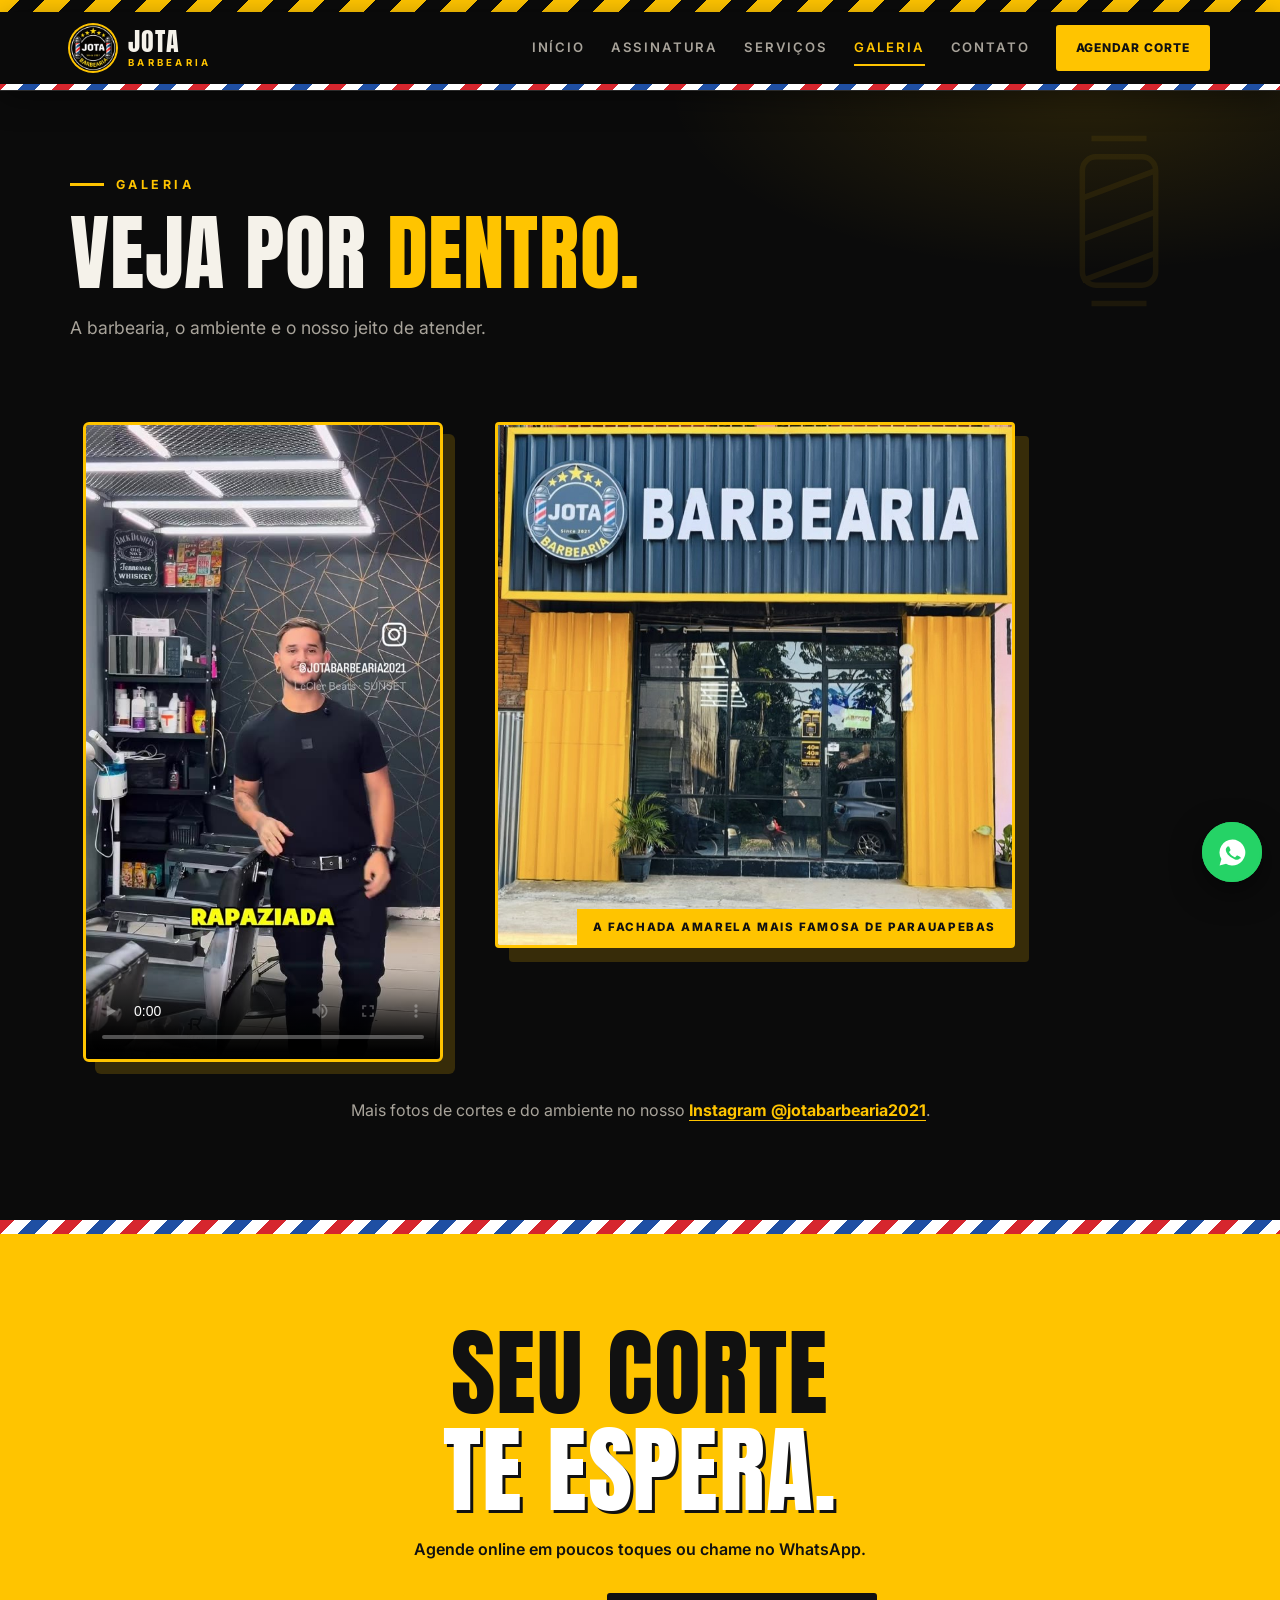
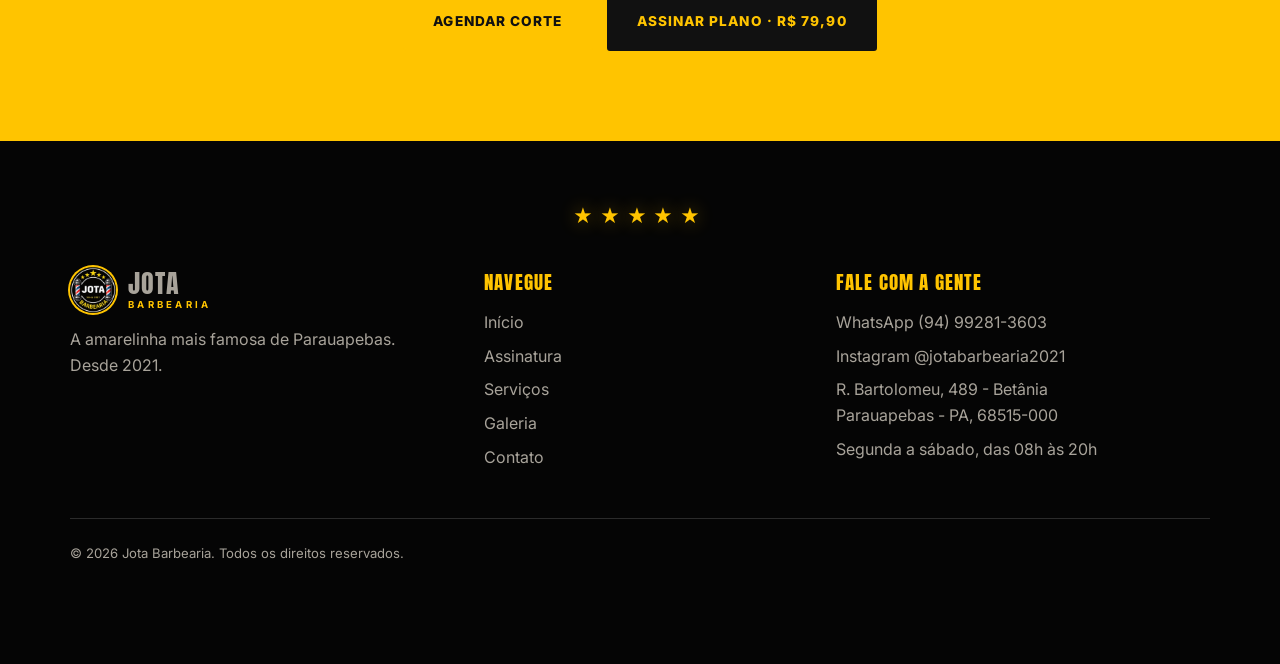
<file: galeria.html>
<!DOCTYPE html>
<html lang="pt-BR">
<head>
<meta charset="utf-8">
<meta name="viewport" content="width=device-width, initial-scale=1">
<title>Galeria | Jota Barbearia</title>
<meta name="description" content="Fotos e vídeo da Jota Barbearia, em Parauapebas/PA.">
<meta name="theme-color" content="#0b0b0b">
<link rel="preconnect" href="https://fonts.googleapis.com">
<link rel="preconnect" href="https://fonts.gstatic.com" crossorigin>
<link href="https://fonts.googleapis.com/css2?family=Anton&family=Inter:wght@400;500;600;700&display=swap" rel="stylesheet">
<link rel="icon" type="image/png" href="logo.png">
<link rel="stylesheet" href="style.css">
</head>
<body>
<div class="hazard"></div>
<header id="hdr">
  <div class="wrap nav">
    <a href="index.html" class="logo" aria-label="Jota Barbearia"><img class="mark" src="logo.png" alt="" width="46" height="46"><span>JOTA<small>BARBEARIA</small></span></a>
    <nav id="menu" aria-label="Principal">
      <a href="index.html">Início</a><a href="assinatura.html">Assinatura</a><a href="servicos.html">Serviços</a><a href="galeria.html" class="on">Galeria</a><a href="contato.html">Contato</a>
      <a class="btn sm" href="https://sites.appbarber.com.br/agendamento/jotabarbearia" target="_blank" rel="noopener">Agendar corte</a>
    </nav>
    <button class="burger" id="burger" aria-label="Abrir menu" aria-expanded="false"><i></i><i></i><i></i></button>
  </div>
  <div class="pole-bar"></div>
</header>

<main>
<section class="phero"><div class="wrap">
  <div class="eyebrow rv">Galeria</div>
  <h1 class="rv d1">Veja por <span>dentro.</span></h1>
  <p class="lead rv d2">A barbearia, o ambiente e o nosso jeito de atender.</p>
</div></section>
<section class="tight">
  <div class="wrap ggrid">
    <div class="vwrap rv"><video controls playsinline preload="metadata" poster="poster.jpg" aria-label="Vídeo da Jota Barbearia"><source src="jota.mp4" type="video/mp4"></video></div>
    <figure class="shot rv d1"><img src="fachada.jpg" alt="Fachada da Jota Barbearia" loading="lazy"><figcaption>A fachada amarela mais famosa de Parauapebas</figcaption></figure>
  </div>
  <div class="wrap">
    <p class="note rv">Mais fotos de cortes e do ambiente no nosso <a href="https://www.instagram.com/jotabarbearia2021" target="_blank" rel="noopener">Instagram @jotabarbearia2021</a>.</p>
  </div>
</section>
</main>
<div class="pole-bar tall"></div>
<section class="cta-final">
  <div class="wrap">
    <h2 class="rv">Seu corte<br><span>te espera.</span></h2>
    <p class="rv d1">Agende online em poucos toques ou chame no WhatsApp.</p>
    <div class="row rv d2">
      <a class="btn" href="https://sites.appbarber.com.br/agendamento/jotabarbearia" target="_blank" rel="noopener">Agendar corte</a>
      <a class="btn dark" href="https://l.appbarber.com.br/efcc80kb" target="_blank" rel="noopener">Assinar plano · R$ 79,90</a>
    </div>
  </div>
</section>
<footer>
  <div class="stars c" aria-hidden="true">★★★★★</div>
  <div class="wrap fgrid">
    <div>
      <div class="logo"><img class="mark" src="logo.png" alt="" width="46" height="46"><span>JOTA<small>BARBEARIA</small></span></div>
      <p>A amarelinha mais famosa de Parauapebas.<br>Desde 2021.</p>
    </div>
    <div>
      <h4>Navegue</h4>
      <a href="index.html">Início</a><a href="assinatura.html">Assinatura</a><a href="servicos.html">Serviços</a><a href="galeria.html">Galeria</a><a href="contato.html">Contato</a>
    </div>
    <div>
      <h4>Fale com a gente</h4>
      <a href="https://wa.me/5594992813603?text=Ol%C3%A1%21%20Vim%20pelo%20site%20da%20Jota%20Barbearia%20e%20quero%20saber%20mais." target="_blank" rel="noopener">WhatsApp (94) 99281-3603</a>
      <a href="https://www.instagram.com/jotabarbearia2021" target="_blank" rel="noopener">Instagram @jotabarbearia2021</a>
      <a href="https://www.google.com/maps/search/?api=1&query=R.%20Bartolomeu%2C%20489%2C%20Bet%C3%A2nia%2C%20Parauapebas%2C%20PA%2C%2068515-000" target="_blank" rel="noopener">R. Bartolomeu, 489 - Betânia<br>Parauapebas - PA, 68515-000</a>
      <p style="margin-top:0">Segunda a sábado, das 08h às 20h</p>
    </div>
  </div>
  <div class="wrap copy">© <span id="yr"></span> Jota Barbearia. Todos os direitos reservados.</div>
</footer>
<a href="https://wa.me/5594992813603?text=Ol%C3%A1%21%20Vim%20pelo%20site%20da%20Jota%20Barbearia%20e%20quero%20saber%20mais." class="wa" target="_blank" rel="noopener" aria-label="Chamar no WhatsApp">
  <svg viewBox="0 0 24 24"><path d="M12 2a10 10 0 0 0-8.600 15.100L2 22l5-1.300A10 10 0 1 0 12 2Zm5.800 14.200c-.2.700-1.400 1.300-2 1.400-.5.100-1.200.100-1.900-.1a14 14 0 0 1-5.600-3.900 6.500 6.500 0 0 1-1.500-3.500c0-1.400.7-2 1-2.400.2-.3.5-.3.7-.3h.5c.2 0 .4 0 .6.500l.8 1.900c.1.200.1.400 0 .5l-.4.600-.4.400c-.1.200-.3.400-.1.700.2.300.8 1.300 1.700 2.100 1.100 1 2.100 1.300 2.400 1.500.3.100.5.100.7-.1l.9-1c.2-.3.4-.2.700-.1l1.800.9c.3.1.5.2.5.400.1.100.1.700-.1 1.400Z"/></svg>
</a>
<script src="site.js"></script>
</body>
</html>
</file>
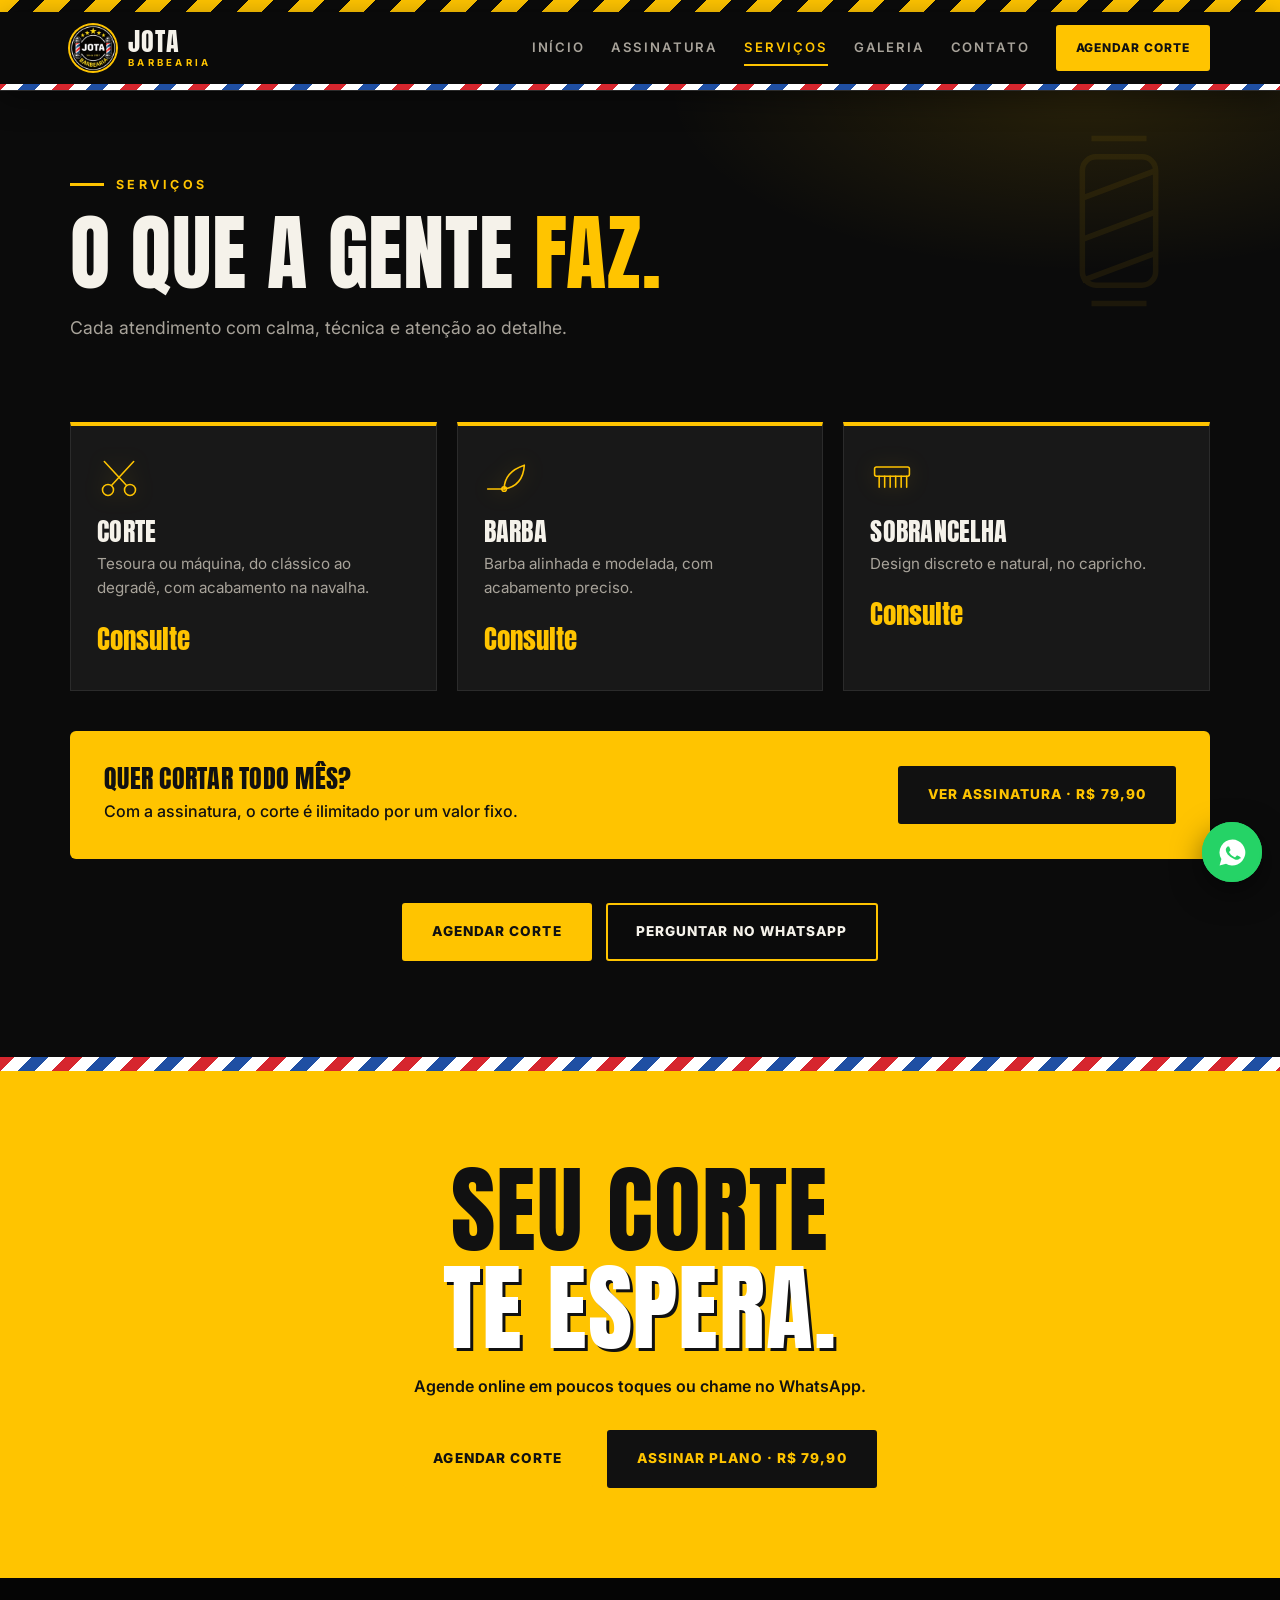
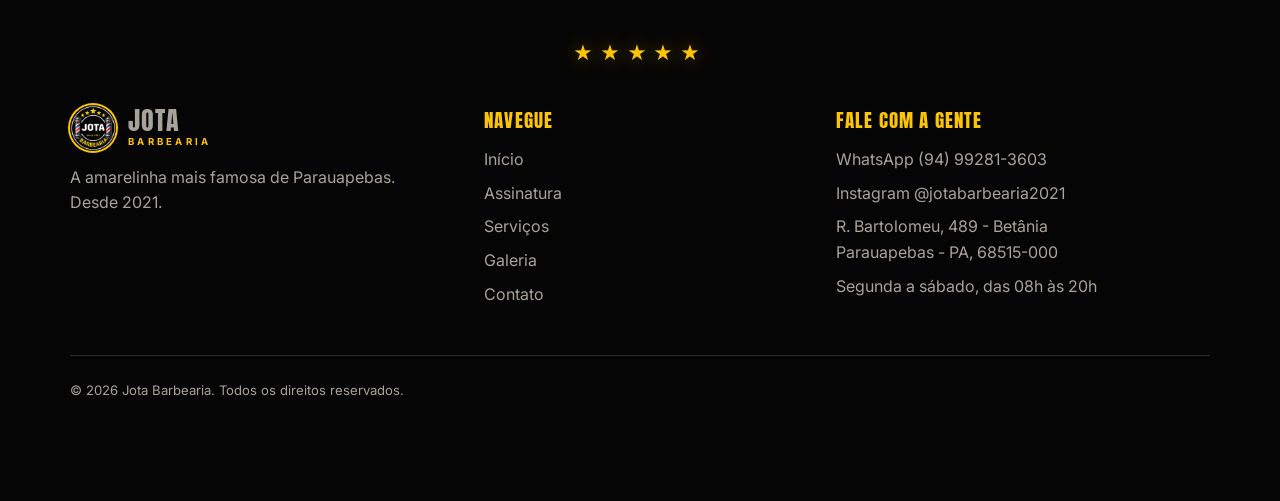
<file: servicos.html>
<!DOCTYPE html>
<html lang="pt-BR">
<head>
<meta charset="utf-8">
<meta name="viewport" content="width=device-width, initial-scale=1">
<title>Serviços | Jota Barbearia</title>
<meta name="description" content="Serviços da Jota Barbearia: corte, barba e sobrancelha em Parauapebas/PA.">
<meta name="theme-color" content="#0b0b0b">
<link rel="preconnect" href="https://fonts.googleapis.com">
<link rel="preconnect" href="https://fonts.gstatic.com" crossorigin>
<link href="https://fonts.googleapis.com/css2?family=Anton&family=Inter:wght@400;500;600;700&display=swap" rel="stylesheet">
<link rel="icon" type="image/png" href="logo.png">
<link rel="stylesheet" href="style.css">
</head>
<body>
<div class="hazard"></div>
<header id="hdr">
  <div class="wrap nav">
    <a href="index.html" class="logo" aria-label="Jota Barbearia"><img class="mark" src="logo.png" alt="" width="46" height="46"><span>JOTA<small>BARBEARIA</small></span></a>
    <nav id="menu" aria-label="Principal">
      <a href="index.html">Início</a><a href="assinatura.html">Assinatura</a><a href="servicos.html" class="on">Serviços</a><a href="galeria.html">Galeria</a><a href="contato.html">Contato</a>
      <a class="btn sm" href="https://sites.appbarber.com.br/agendamento/jotabarbearia" target="_blank" rel="noopener">Agendar corte</a>
    </nav>
    <button class="burger" id="burger" aria-label="Abrir menu" aria-expanded="false"><i></i><i></i><i></i></button>
  </div>
  <div class="pole-bar"></div>
</header>

<main>
<section class="phero"><div class="wrap">
  <div class="eyebrow rv">Serviços</div>
  <h1 class="rv d1">O que a gente <span>faz.</span></h1>
  <p class="lead rv d2">Cada atendimento com calma, técnica e atenção ao detalhe.</p>
</div></section>
<section class="tight">
  <div class="wrap">
    <div class="grid3">
      <article class="card rv d0"><svg viewBox="0 0 48 48"><circle cx="12" cy="37" r="6"/><circle cx="36" cy="37" r="6"/><path d="M16 32 40 6M32 32 8 6"/></svg><h3>Corte</h3><p>Tesoura ou máquina, do clássico ao degradê, com acabamento na navalha.</p><div class="price">Consulte</div></article><article class="card rv d1"><svg viewBox="0 0 48 48"><path d="M4 36h18"/><path d="M22 36c0-13 7-21 22-26-1 15-9 24-22 26Z"/><circle cx="22" cy="36" r="2.5"/></svg><h3>Barba</h3><p>Barba alinhada e modelada, com acabamento preciso.</p><div class="price">Consulte</div></article><article class="card rv d2"><svg viewBox="0 0 48 48"><rect x="5" y="12" width="38" height="10" rx="2"/><path d="M10 22v12M16 22v12M22 22v12M28 22v12M34 22v12M40 22v12"/></svg><h3>Sobrancelha</h3><p>Design discreto e natural, no capricho.</p><div class="price">Consulte</div></article>
    </div>
    <div class="banner rv">
      <div><h3>Quer cortar todo mês?</h3><p>Com a assinatura, o corte é ilimitado por um valor fixo.</p></div>
      <a class="btn dark" href="assinatura.html">Ver assinatura · R$ 79,90</a>
    </div>
    <div class="row center rv"><a class="btn" href="https://sites.appbarber.com.br/agendamento/jotabarbearia" target="_blank" rel="noopener">Agendar corte</a><a class="btn ghost" href="https://wa.me/5594992813603?text=Ol%C3%A1%21%20Vim%20pelo%20site%20da%20Jota%20Barbearia%20e%20quero%20saber%20mais." target="_blank" rel="noopener">Perguntar no WhatsApp</a></div>
  </div>
</section>
</main>
<div class="pole-bar tall"></div>
<section class="cta-final">
  <div class="wrap">
    <h2 class="rv">Seu corte<br><span>te espera.</span></h2>
    <p class="rv d1">Agende online em poucos toques ou chame no WhatsApp.</p>
    <div class="row rv d2">
      <a class="btn" href="https://sites.appbarber.com.br/agendamento/jotabarbearia" target="_blank" rel="noopener">Agendar corte</a>
      <a class="btn dark" href="https://l.appbarber.com.br/efcc80kb" target="_blank" rel="noopener">Assinar plano · R$ 79,90</a>
    </div>
  </div>
</section>
<footer>
  <div class="stars c" aria-hidden="true">★★★★★</div>
  <div class="wrap fgrid">
    <div>
      <div class="logo"><img class="mark" src="logo.png" alt="" width="46" height="46"><span>JOTA<small>BARBEARIA</small></span></div>
      <p>A amarelinha mais famosa de Parauapebas.<br>Desde 2021.</p>
    </div>
    <div>
      <h4>Navegue</h4>
      <a href="index.html">Início</a><a href="assinatura.html">Assinatura</a><a href="servicos.html">Serviços</a><a href="galeria.html">Galeria</a><a href="contato.html">Contato</a>
    </div>
    <div>
      <h4>Fale com a gente</h4>
      <a href="https://wa.me/5594992813603?text=Ol%C3%A1%21%20Vim%20pelo%20site%20da%20Jota%20Barbearia%20e%20quero%20saber%20mais." target="_blank" rel="noopener">WhatsApp (94) 99281-3603</a>
      <a href="https://www.instagram.com/jotabarbearia2021" target="_blank" rel="noopener">Instagram @jotabarbearia2021</a>
      <a href="https://www.google.com/maps/search/?api=1&query=R.%20Bartolomeu%2C%20489%2C%20Bet%C3%A2nia%2C%20Parauapebas%2C%20PA%2C%2068515-000" target="_blank" rel="noopener">R. Bartolomeu, 489 - Betânia<br>Parauapebas - PA, 68515-000</a>
      <p style="margin-top:0">Segunda a sábado, das 08h às 20h</p>
    </div>
  </div>
  <div class="wrap copy">© <span id="yr"></span> Jota Barbearia. Todos os direitos reservados.</div>
</footer>
<a href="https://wa.me/5594992813603?text=Ol%C3%A1%21%20Vim%20pelo%20site%20da%20Jota%20Barbearia%20e%20quero%20saber%20mais." class="wa" target="_blank" rel="noopener" aria-label="Chamar no WhatsApp">
  <svg viewBox="0 0 24 24"><path d="M12 2a10 10 0 0 0-8.600 15.100L2 22l5-1.300A10 10 0 1 0 12 2Zm5.800 14.200c-.2.700-1.400 1.300-2 1.400-.5.100-1.200.100-1.900-.1a14 14 0 0 1-5.600-3.900 6.500 6.500 0 0 1-1.500-3.500c0-1.400.7-2 1-2.400.2-.3.5-.3.7-.3h.5c.2 0 .4 0 .6.500l.8 1.900c.1.200.1.400 0 .5l-.4.600-.4.400c-.1.200-.3.400-.1.700.2.300.8 1.300 1.700 2.100 1.100 1 2.100 1.300 2.400 1.500.3.100.5.100.7-.1l.9-1c.2-.3.4-.2.700-.1l1.800.9c.3.1.5.2.5.400.1.100.1.700-.1 1.400Z"/></svg>
</a>
<script src="site.js"></script>
</body>
</html>
</file>
<file: style.css>
:root{--y:#ffc400;--y2:#ffd84d;--bg:#0b0b0b;--bg2:#141414;--card:#181818;--line:#2b2b2b;--t:#f5f2ea;--m:#a8a39a;--d:'Anton','Impact',sans-serif;--b:'Inter',system-ui,sans-serif}
*{box-sizing:border-box;margin:0;padding:0}
html{scroll-behavior:smooth}
body{background:var(--bg);color:var(--t);font-family:var(--b);line-height:1.6;overflow-x:hidden;-webkit-font-smoothing:antialiased}
a{color:inherit;text-decoration:none}
img,video,svg{display:block;max-width:100%}
.wrap{width:min(1140px,92%);margin-inline:auto}
section{padding:96px 0}.tight{padding:56px 0 96px}.alt{background:var(--bg2)}
h1,h2,h3{font-family:var(--d);font-weight:400;text-transform:uppercase;line-height:1.02;letter-spacing:.01em}
h1{font-size:clamp(2.6rem,7vw,5.2rem)}h2{font-size:clamp(2.2rem,5.5vw,3.8rem);margin-bottom:18px}h3{font-size:1.6rem;margin-bottom:8px}
h1 span,h2 span{color:var(--y)}
.lead{color:var(--m);font-size:1.1rem;max-width:52ch;margin-top:18px}
.eyebrow{color:var(--y);font-size:.78rem;letter-spacing:.28em;text-transform:uppercase;font-weight:700;margin-bottom:16px;display:flex;align-items:center;gap:12px}
.eyebrow::before{content:"";width:34px;height:3px;background:currentColor}.eyebrow.dark{color:#111}
.hazard{height:12px;background:repeating-linear-gradient(-45deg,var(--y) 0 18px,#0b0b0b 18px 36px)}
/* header */
header{position:sticky;top:0;z-index:50;background:rgba(11,11,11,.92);backdrop-filter:blur(10px);border-bottom:1px solid var(--line)}
.nav{display:flex;align-items:center;justify-content:space-between;height:72px}
.logo{display:flex;align-items:center;gap:12px;font-family:var(--d);font-size:1.6rem;line-height:1;letter-spacing:.04em}
.logo small{display:block;font-family:var(--b);font-size:.6rem;letter-spacing:.34em;color:var(--y);font-weight:700;margin-top:3px}
.mark{width:46px;height:46px;border-radius:50%;box-shadow:0 0 0 2px var(--y)}
#menu{display:flex;align-items:center;gap:26px}
#menu a:not(.btn){font-size:.82rem;letter-spacing:.14em;text-transform:uppercase;font-weight:600;color:var(--m);padding:6px 0;border-bottom:2px solid transparent;transition:.2s}
#menu a:not(.btn):hover,#menu a.on{color:var(--y);border-color:var(--y)}
.btn{display:inline-flex;align-items:center;justify-content:center;gap:10px;background:var(--y);color:#111;font-weight:800;letter-spacing:.08em;text-transform:uppercase;font-size:.85rem;padding:16px 28px;border:2px solid var(--y);border-radius:3px;cursor:pointer;transition:.25s;text-align:center}
.btn:hover{background:var(--y2);transform:translateY(-3px);box-shadow:0 12px 30px rgba(255,196,0,.25)}
.btn.sm{padding:11px 18px;font-size:.75rem}.btn.lg{padding:20px 36px;font-size:1rem;width:100%}
.btn.ghost{background:transparent;color:var(--t);border-color:var(--y)}.btn.ghost:hover{background:var(--y);color:#111}
.btn.dark{background:#111;color:var(--y);border-color:#111}.btn.dark:hover{background:#000;box-shadow:0 12px 30px rgba(0,0,0,.35)}
.row{display:flex;gap:14px;flex-wrap:wrap;margin-top:30px}.row.center{justify-content:center;margin-top:44px}
.burger{display:none;background:none;border:0;width:44px;height:44px;cursor:pointer}
.burger i{display:block;width:26px;height:3px;background:var(--y);margin:5px auto;transition:.3s}
/* hero */
.hero{padding:80px 0 90px;background:radial-gradient(800px 500px at 85% 10%,rgba(255,196,0,.13),transparent 60%),var(--bg)}
.hgrid{display:grid;grid-template-columns:minmax(0,1.1fr) minmax(0,.9fr);gap:48px;align-items:center}
.hero h1{margin:6px 0 0}
.shot{position:relative;border:3px solid var(--y);border-radius:4px;overflow:hidden;box-shadow:14px 14px 0 rgba(255,196,0,.18)}
.shot img{width:100%;height:100%;object-fit:cover}
.shot figcaption{position:absolute;right:0;bottom:0;background:var(--y);color:#111;font-weight:800;font-size:.72rem;letter-spacing:.14em;text-transform:uppercase;padding:9px 16px}
.ticker{overflow:hidden;background:var(--y);color:#111;padding:14px 0;transform:rotate(-1deg);margin:0 -2%}
.ticker div{display:flex;gap:34px;width:max-content;animation:tk 30s linear infinite;font-family:var(--d);font-size:1.5rem;letter-spacing:.06em;text-transform:uppercase}
@keyframes tk{to{transform:translateX(-50%)}}
/* plan teaser */
.plan-teaser{background:var(--y);color:#111;margin-top:-14px;padding-top:110px;background-image:repeating-linear-gradient(90deg,rgba(0,0,0,.06) 0 3px,transparent 3px 22px)}
.plan-teaser h2{color:#111}.plan-teaser p{max-width:44ch;margin-bottom:26px;font-weight:500}
.pgrid{display:grid;grid-template-columns:1.2fr .8fr;gap:40px;align-items:center}
.price-tag{background:#0b0b0b;color:var(--t);border-radius:6px;padding:34px;text-align:center;transform:rotate(2deg);box-shadow:10px 10px 0 rgba(0,0,0,.25)}
.price-tag small{display:block;text-transform:uppercase;letter-spacing:.2em;font-size:.72rem;color:var(--m);font-weight:700}
.price-tag strong{display:block;font-family:var(--d);font-weight:400;font-size:clamp(4rem,10vw,6rem);color:var(--y);line-height:1.1;margin:8px 0}
.price-tag sup{font-size:.35em;vertical-align:top;margin-right:6px}.price-tag em{font-style:normal;font-size:.45em}
/* video */
.vgrid{display:grid;grid-template-columns:.7fr 1.3fr;gap:56px;align-items:center}
.vwrap{border:3px solid var(--y);border-radius:6px;overflow:hidden;background:#000;box-shadow:12px 12px 0 rgba(255,196,0,.18);max-width:360px;margin-inline:auto;aspect-ratio:9/16}
.vwrap video{width:100%;height:100%;object-fit:cover}
.ticks{display:grid;gap:14px;margin-top:28px;list-style:none}
.ticks li{display:flex;gap:14px;align-items:flex-start}.ticks li::before{content:"";flex:none;width:11px;height:11px;margin-top:9px;background:var(--y);transform:rotate(45deg)}
/* cards */
.grid4{display:grid;grid-template-columns:repeat(auto-fit,minmax(230px,1fr));gap:18px;margin-top:40px}
.grid3{display:grid;grid-template-columns:repeat(auto-fit,minmax(260px,1fr));gap:20px}
.card{background:var(--card);border:1px solid var(--line);border-top:4px solid var(--y);padding:30px 26px;transition:.3s}
.card:hover{transform:translateY(-6px);border-color:var(--y)}
.card svg{width:44px;height:44px;stroke:var(--y);fill:none;stroke-width:1.7;stroke-linecap:round;stroke-linejoin:round;margin-bottom:18px}
.card p{color:var(--m);font-size:.95rem}.price{font-family:var(--d);font-size:1.7rem;color:var(--y);margin-top:16px}
/* page hero */
.phero{padding:84px 0 24px;background:radial-gradient(700px 300px at 85% 0,rgba(255,196,0,.12),transparent 60%)}
/* plan */
.plan{display:grid;grid-template-columns:1.1fr .9fr;border:3px solid var(--y);border-radius:6px;overflow:hidden;box-shadow:12px 12px 0 rgba(255,196,0,.18)}
.plan-l{background:var(--y);color:#111;padding:44px 38px}.plan-l small{font-weight:800;letter-spacing:.14em;text-transform:uppercase;font-size:.78rem}
.big{font-family:var(--d);font-size:clamp(5rem,13vw,8rem);line-height:1;margin:10px 0}.big sup{font-size:.28em;vertical-align:top;margin-right:6px}.big em{font-style:normal;font-size:.42em}.big span{font-size:.2em;margin-left:6px}
.slash{background:#111;color:var(--y);display:inline-block;padding:10px 16px;font-weight:800;font-size:.8rem;letter-spacing:.06em;text-transform:uppercase;transform:skew(-8deg)}
.plan-r{background:#0f0f0f;padding:44px 38px;display:flex;flex-direction:column;justify-content:center;gap:24px}
.plan-r ul{list-style:none;display:grid;gap:14px}.plan-r li{display:flex;gap:12px;font-weight:600}.plan-r li::before{content:"✓";color:var(--y);font-weight:900}
.warn{text-align:center;color:var(--m);font-size:.85rem;font-weight:600}
.steps{display:grid;grid-template-columns:repeat(auto-fit,minmax(240px,1fr));gap:20px;margin-top:40px}
.step{background:var(--card);border:1px solid var(--line);padding:30px 26px}.step b{display:grid;place-items:center;width:46px;height:46px;border-radius:50%;background:var(--y);color:#111;font-family:var(--d);font-size:1.4rem;margin-bottom:14px}.step p{color:var(--m)}
.note{color:var(--m);margin-top:36px;text-align:center}.note a,.box a{color:var(--y);font-weight:700;border-bottom:1px solid currentColor}
.banner{margin-top:40px;background:var(--y);color:#111;border-radius:6px;padding:34px;display:flex;justify-content:space-between;align-items:center;gap:20px;flex-wrap:wrap}.banner p{font-weight:500}
/* gallery / contact */
.ggrid{display:grid;grid-template-columns:.7fr 1.3fr;gap:40px;align-items:start}.ggrid .shot{max-width:520px}
.cgrid{display:grid;grid-template-columns:1fr 1fr;gap:20px}
.box{background:var(--card);border:1px solid var(--line);border-top:4px solid var(--y);padding:38px}.box h3{color:var(--y);font-size:2rem;margin-bottom:18px}
.big-t{font-size:1.25rem;font-weight:600}.box p{margin-bottom:12px}.lbl{display:block;color:var(--m);font-size:.72rem;letter-spacing:.2em;text-transform:uppercase;font-weight:700}
/* cta + footer */
.cta-final{background:var(--y);color:#111;text-align:center;padding:90px 0}.cta-final h2{font-size:clamp(3rem,9vw,6rem);color:#111}.cta-final h2 span{color:#fff;text-shadow:3px 3px 0 #111}
.cta-final p{font-weight:600;margin:8px 0 6px}.cta-final .row{justify-content:center}
footer{background:#050505;padding:60px 0 100px;color:var(--m)}
.fgrid{display:grid;grid-template-columns:1.2fr 1fr 1.2fr;gap:40px}.fgrid h4{color:var(--y);font-family:var(--d);font-weight:400;letter-spacing:.06em;font-size:1.2rem;margin-bottom:12px;text-transform:uppercase}
.fgrid a{display:block;margin-bottom:8px;transition:.2s}.fgrid a:hover{color:var(--y)}.fgrid p{margin-top:14px}
.copy{margin-top:40px;padding-top:24px;border-top:1px solid var(--line);font-size:.82rem}
.wa{position:fixed;right:18px;bottom:18px;z-index:60;width:60px;height:60px;border-radius:50%;background:#25d366;display:grid;place-items:center;box-shadow:0 10px 30px rgba(0,0,0,.5);transition:.25s}
.wa:hover{transform:scale(1.08)}.wa::before{content:"";position:absolute;inset:0;border-radius:50%;border:2px solid #25d366;animation:ping 2s ease-out infinite}
@keyframes ping{to{transform:scale(1.7);opacity:0}}.wa svg{width:31px;height:31px;fill:#fff}
/* símbolos da barbearia */
.pole-bar{height:6px;background:repeating-linear-gradient(-45deg,#d6262e 0 12px,#fff 12px 24px,#1f4fa3 24px 36px,#fff 36px 48px);background-size:68px 100%;animation:poleMove 2.4s linear infinite}
.pole-bar.tall{height:14px}
@keyframes poleMove{to{background-position:68px 0}}
.stars{color:var(--y);letter-spacing:.35em;font-size:1.05rem;margin-bottom:14px;text-shadow:0 0 18px rgba(255,196,0,.45)}
.stars.c{text-align:center;margin-bottom:36px;font-size:1.2rem}
.heroimg{position:relative}
.badge{position:absolute;left:-34px;bottom:-34px;width:150px;height:150px;border-radius:50%;box-shadow:0 0 0 4px var(--y),0 14px 34px rgba(0,0,0,.6);animation:float 5s ease-in-out infinite}
@keyframes float{50%{transform:translateY(-10px) rotate(-3deg)}}
.ticker i{display:inline-grid;place-items:center;width:30px;height:30px}.ticker i svg{width:30px;height:30px;stroke:#111;fill:none;stroke-width:2.4;stroke-linecap:round;stroke-linejoin:round}
.craft{background:var(--bg);position:relative;overflow:hidden}
.craft::before{content:"";position:absolute;right:-60px;top:-40px;width:340px;height:340px;opacity:.05;background:url("data:image/svg+xml,%3Csvg xmlns='http://www.w3.org/2000/svg' viewBox='0 0 48 48' fill='none' stroke='%23ffc400' stroke-width='1.2'%3E%3Ccircle cx='12' cy='37' r='6'/%3E%3Ccircle cx='36' cy='37' r='6'/%3E%3Cpath d='M16 32 40 6M32 32 8 6'/%3E%3C/svg%3E") center/contain no-repeat}
.tools{display:grid;grid-template-columns:repeat(5,1fr);gap:16px;margin-top:44px}
.tool{display:flex;flex-direction:column;align-items:center;gap:14px;padding:34px 12px;background:var(--card);border:1px solid var(--line);border-radius:6px;transition:.3s}
.tool:hover{border-color:var(--y);transform:translateY(-6px) rotate(-1deg)}
.tool svg{width:54px;height:54px;stroke:var(--y);fill:none;stroke-width:1.6;stroke-linecap:round;stroke-linejoin:round}
.tool b{font-family:var(--d);font-weight:400;letter-spacing:.08em;text-transform:uppercase;font-size:1.05rem}
.phero{position:relative;overflow:hidden}
.phero::after{content:"";position:absolute;right:4%;top:20px;width:220px;height:220px;opacity:.07;background:url("data:image/svg+xml,%3Csvg xmlns='http://www.w3.org/2000/svg' viewBox='0 0 48 48' fill='none' stroke='%23ffc400' stroke-width='1.2'%3E%3Crect x='16' y='10' width='16' height='28' rx='3'/%3E%3Cpath d='M16 19l16-6M16 28l16-6M16 37l16-6M18 6h12M18 42h12'/%3E%3C/svg%3E") center/contain no-repeat}
.card svg{filter:drop-shadow(0 0 10px rgba(255,196,0,.25))}
header{box-shadow:0 8px 30px rgba(0,0,0,.4)}
/* reveal */
.rv{opacity:0;transform:translateY(32px);transition:opacity .8s,transform .8s cubic-bezier(.2,.7,.2,1)}.rv.in{opacity:1;transform:none}
.d1{transition-delay:.1s}.d2{transition-delay:.2s}.d3{transition-delay:.3s}
@media(max-width:900px){
 section{padding:72px 0}.tight{padding:40px 0 72px}
 .burger{display:block}
 #menu{position:fixed;inset:84px 0 auto 0;background:rgba(11,11,11,.98);flex-direction:column;align-items:stretch;padding:24px 6%;gap:6px;border-bottom:3px solid var(--y);transform:translateY(-130%);transition:.35s;z-index:-1}
 #menu.open{transform:none}#menu a:not(.btn){padding:14px 0;border-bottom:1px solid var(--line);font-size:.95rem}#menu .btn{margin-top:12px;padding:16px}
 .hgrid,.pgrid,.vgrid,.plan,.ggrid,.cgrid,.fgrid{grid-template-columns:1fr}
 .hgrid{gap:44px}.badge{width:104px;height:104px;left:-8px;bottom:-26px}.tools{grid-template-columns:repeat(2,1fr)}.vwrap{max-width:320px}.price-tag{transform:none}.plan-l,.plan-r{padding:34px 26px}
}
@media(prefers-reduced-motion:reduce){*{animation:none!important;transition:none!important}.rv{opacity:1;transform:none}}
</file>
